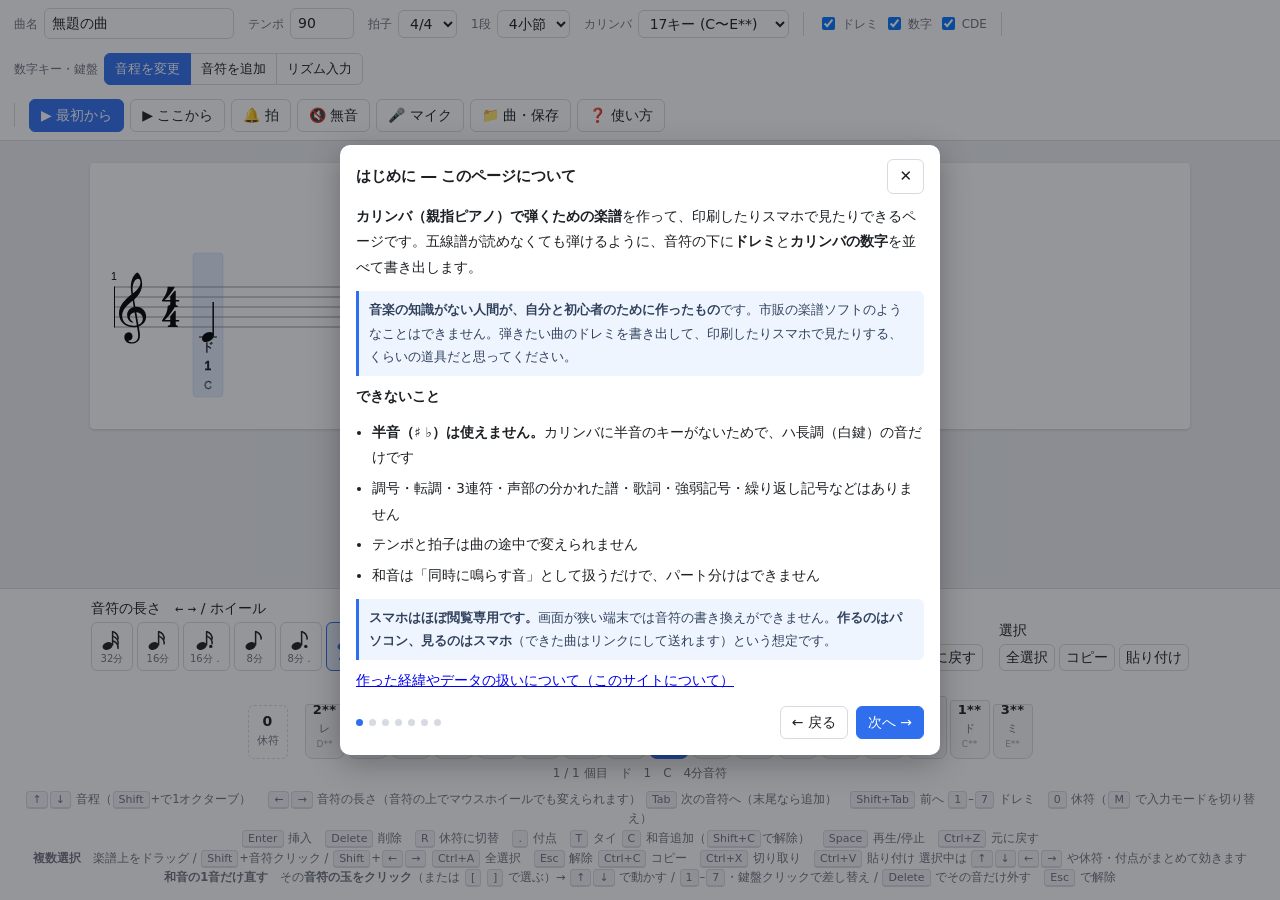
<file: index.html>
<!DOCTYPE html>
<html lang="ja">
<head>
<meta charset="utf-8">
<meta name="viewport" content="width=device-width, initial-scale=1">
<title>カリンバ楽譜メーカー</title>
<style>
  :root{
    --bg:#eceef2; --chrome:#ffffff; --ink:#1c2024; --muted:#6b7280;
    --line:#d7dae0; --accent:#2f6fed; --accent-soft:#e7efff;
    --tine:#f6f7f9; --tine-on:#2f6fed;
  }
  *{box-sizing:border-box}
  body{margin:0;background:var(--bg);color:var(--ink);
       font:14px/1.5 "Yu Gothic UI","Meiryo","Hiragino Kaku Gothic ProN",system-ui,sans-serif;
       height:100vh;display:flex;flex-direction:column;overflow:hidden}

  /* ---------- ツールバー ---------- */
  .bar{background:var(--chrome);border-bottom:1px solid var(--line);
       padding:8px 14px;display:flex;gap:14px;align-items:center;flex-wrap:wrap;flex:none}
  .bar .grp{display:flex;gap:6px;align-items:center}
  .bar .sep{width:1px;height:24px;background:var(--line)}
  label.f{font-size:12px;color:var(--muted);white-space:nowrap}
  input[type=text],input[type=number],select{
    font:inherit;padding:4px 7px;border:1px solid var(--line);border-radius:6px;background:#fff;color:inherit}
  input[type=text]{min-width:170px}
  input[type=number]{width:64px}
  button{font:inherit;padding:5px 11px;border:1px solid var(--line);border-radius:6px;
         background:#fff;color:inherit;cursor:pointer}
  button:hover{background:#f2f4f8}
  button.pri{background:var(--accent);border-color:var(--accent);color:#fff}
  button.pri:hover{filter:brightness(1.07)}
  .bar button.on{background:var(--accent-soft);border-color:var(--accent);color:var(--accent)}
  .chk{display:flex;gap:4px;align-items:center;font-size:12px;color:var(--muted);cursor:pointer;user-select:none}
  .seg{display:flex}
  .seg button{border-radius:0;margin-left:-1px;font-size:13px;padding:5px 10px}
  .seg button:first-child{border-radius:6px 0 0 6px;margin-left:0}
  .seg button:last-child{border-radius:0 6px 6px 0}
  .seg button.on{background:var(--accent);border-color:var(--accent);color:#fff;position:relative;z-index:1}
  .seg button.on:hover{background:var(--accent);filter:brightness(1.07)}
  .settings{display:flex;gap:14px;align-items:center;flex-wrap:wrap}
  .narrowOnly{display:none}
  #btnMenu{font-size:17px;line-height:1;padding:6px 11px}

  /* ---------- 楽譜 ---------- */
  /* align-items を既定の stretch のままにすると、白い紙の高さが表示領域の高さで
     止まってしまい、スクロールすると下が背景色になるので flex-start にする */
  #paper{flex:1;overflow:auto;padding:22px 18px 30px;display:flex;
         justify-content:center;align-items:flex-start}
  #pagecol{width:100%;max-width:1100px}
  #sheet{background:#fff;box-shadow:0 1px 3px rgba(0,0,0,.14);border-radius:4px;
         padding:18px 10px 10px;width:100%}
  .sitefoot{text-align:center;padding:12px 0 2px;font-size:12px}
  .sitefoot a{color:var(--muted)}
  .sitefoot a:hover{color:var(--accent)}
  #sheetTitle{text-align:center;font-size:19px;font-weight:600;margin:2px 0 2px}
  #sheetMeta{text-align:center;font-size:12px;color:var(--muted);margin-bottom:6px}
  #score svg{display:block;margin:0 auto;max-width:100%;height:auto}
  #score .hit{cursor:pointer}
  #empty{text-align:center;color:var(--muted);padding:40px 0}

  /* ---------- 入力パネル ---------- */
  .panel{background:var(--chrome);border-top:1px solid var(--line);padding:9px 14px 12px;flex:none}
  .prow{display:flex;gap:16px;align-items:flex-end;flex-wrap:wrap;justify-content:center}
  .durs{display:flex;gap:4px}
  .durs button{min-width:42px;padding:4px 6px 5px;text-align:center;line-height:1.15}
  .durs button svg{display:block;margin:0 auto}
  .durs button small{display:block;font-size:10px;color:var(--muted)}
  .durs button.on{background:var(--accent-soft);border-color:var(--accent);color:var(--accent)}
  .durs button.on small{color:var(--accent)}

  #tines{display:flex;gap:3px;align-items:flex-end;justify-content:center;flex-wrap:nowrap;
         overflow-x:auto;padding:4px 2px 0}
  #tines button{width:40px;padding:4px 0 6px;background:var(--tine);border:1px solid var(--line);
                border-radius:3px 3px 8px 8px;display:flex;flex-direction:column;justify-content:flex-end;
                gap:1px;align-items:center;flex:none}
  #tines button .num{font-size:13px;font-weight:600;letter-spacing:.02em}
  #tines button .sol{font-size:11px;color:var(--muted)}
  #tines button .let{font-size:9px;color:#9aa1ab}
  #tines button.on{background:var(--tine-on);border-color:var(--tine-on);color:#fff}
  #tines button.on .sol,#tines button.on .let{color:#dce7ff}
  #tines button.restkey{height:54px;margin-right:14px;background:#fff;
                        border-style:dashed;border-radius:6px;justify-content:center}
  #tines button.restkey .num{font-size:14px}

  /* ---------- マイク録音バー ---------- */
  .micbar{display:flex;gap:12px;align-items:center;flex:none;padding:7px 14px;
          background:#fff3f3;border-top:1px solid #f0c9c9;font-size:13px}
  .micbar[hidden]{display:none}
  .micbar .rec{width:10px;height:10px;border-radius:50%;background:#dc2b2b;flex:none;
               animation:blink 1.1s infinite}
  @keyframes blink{0%,45%{opacity:1}55%,100%{opacity:.2}}
  .micbar .meter{width:150px;height:9px;border-radius:5px;background:#e7d5d5;overflow:hidden;flex:none}
  .micbar .meter i{display:block;height:100%;width:0;background:#dc2b2b;transition:width .05s linear}
  .micbar .pitch{min-width:150px;font-weight:600;font-variant-numeric:tabular-nums}
  .micbar input[type=range]{width:110px}
  .micbar.err{background:#fff8e6;border-top-color:#eddfae}
  .micbar.err .rec{background:#c98a00;animation:none}

  /* ---------- 曲パネル ---------- */
  .modal{position:fixed;inset:0;background:rgba(20,24,30,.45);z-index:50;
         display:flex;align-items:center;justify-content:center;padding:16px}
  .modal[hidden]{display:none}
  .modal .box{background:#fff;border-radius:10px;padding:14px 16px 16px;width:min(560px,100%);
              max-height:86vh;overflow:auto;box-shadow:0 8px 32px rgba(0,0,0,.28)}
  .mhead{display:flex;justify-content:space-between;align-items:center;margin-bottom:10px;font-size:15px}
  .mrow{display:flex;gap:8px;align-items:center;margin-bottom:10px}
  .mrow.wrap{flex-wrap:wrap}
  .mrow input[type=text]{flex:1;min-width:0}
  .list{border:1px solid var(--line);border-radius:8px;max-height:36vh;overflow:auto;margin-bottom:10px}
  .list .row{display:flex;gap:8px;align-items:center;padding:6px 8px;border-bottom:1px solid #eef0f3}
  .list .row:last-child{border-bottom:0}
  .list .row .nm{flex:1;min-width:0;overflow:hidden;text-overflow:ellipsis;white-space:nowrap}
  .list .row .sub{font-size:11px;color:var(--muted);flex:none}
  .list .empty{padding:14px;text-align:center;color:var(--muted);font-size:12.5px}
  .note{font-size:11.5px;color:var(--muted);line-height:1.7;margin:0}

  /* ---------- チュートリアル ---------- */
  .box.tut{width:min(600px,100%)}
  .tutbody{font-size:13.5px;line-height:1.9;min-height:210px}
  .tutbody p{margin:0 0 10px}
  .tutbody ul{margin:0 0 10px;padding-left:1.2em}
  .tutbody li{margin-bottom:5px}
  .tutbody kbd{font:inherit;font-size:12px;background:#f1f3f7;border:1px solid var(--line);
               border-bottom-width:2px;border-radius:4px;padding:1px 6px;margin:0 1px;white-space:nowrap}
  .tutbody .fig{background:#f7f8fa;border:1px solid var(--line);border-radius:8px;
                padding:10px;margin:0 0 10px;text-align:center}
  .tutbody .tip{background:#eef5ff;border-left:3px solid var(--accent);
                padding:7px 10px;border-radius:0 6px 6px 0;font-size:12.5px;color:#31415c;
                margin-bottom:8px}
  .tutbody .tip:last-child{margin-bottom:0}
  .tutfoot{display:flex;justify-content:space-between;align-items:center;gap:10px;margin-top:12px}
  .dots{display:flex;gap:6px}
  .dots i{width:7px;height:7px;border-radius:50%;background:var(--line);display:block}
  .dots i.on{background:var(--accent)}

  .hint{font-size:11.5px;color:var(--muted);text-align:center;margin-top:8px;line-height:1.7}
  .hint kbd{font:inherit;font-size:11px;background:#f1f3f7;border:1px solid var(--line);
            border-bottom-width:2px;border-radius:4px;padding:1px 5px;margin:0 1px}
  .status{font-size:12px;color:var(--muted);text-align:center;margin-top:5px;min-height:18px}

  /* ---------- 画面が狭いとき（スマホ）は「見る」ことだけに絞る ----------
     下の入力パネルはまるごと消し、上のツールバーも再生と曲だけにする */
  @media (max-width:760px){
    .panel{display:none}
    .bar .editOnly{display:none}   /* .bar .grp より詳細度を上げる */
    .narrowOnly{display:inline-block}
    .bar{padding:6px 8px;gap:8px;justify-content:center;align-items:center}
    .bar > .sep{display:none}
    .bar .grp{gap:5px}
    .bar button{padding:7px 9px}
    .bar .lbl{display:none}
    .tutbody{font-size:13px;min-height:0}
    /* 設定はハンバーガーを押したときだけ、再生ボタンの下の行に開く */
    #btnMenu{order:0}
    .actions{order:1}
    .settings{order:2;width:100%;display:none;gap:10px 14px;
              padding-top:8px;margin-top:2px;border-top:1px solid var(--line)}
    body.menuopen .settings{display:flex}
    .settings .sep{display:none}
    .settings input[type=text]{min-width:0;flex:1}
    .settings .grp:first-child{width:100%}
    .chk{font-size:12px}
    #paper{padding:8px 4px 14px}
    #sheet{padding:8px 2px 4px;border-radius:0;box-shadow:none}
    #sheetTitle{font-size:16px}
    #sheetMeta{font-size:11px;margin-bottom:4px}
    #score .hit{cursor:default}
    .micbar{flex-wrap:wrap;gap:8px}
    .micbar .pitch{min-width:0}
    .modal{padding:0}
    .modal .box{border-radius:0;max-height:100vh;height:100%}
    .modal .box.tut{height:auto}
  }

  @media print{
    body{height:auto;overflow:visible;background:#fff;display:block}
    .bar,.panel{display:none!important}
    #paper{overflow:visible;padding:0;display:block}
    #sheet{box-shadow:none;max-width:none;padding:0}
    #score svg{width:100%!important;height:auto!important}
    #score .cursor,#score .seek{display:none}
    .sitefoot{display:none}
  }
  @page{size:A4 portrait;margin:12mm}
</style>
</head>
<body>

<div class="bar">
  <button id="btnMenu" class="narrowOnly" title="設定を開け閉めします" aria-label="設定">☰</button>

  <!-- ハンバーガーで開け閉めする設定群（広い画面では常に出ている） -->
  <div class="settings" id="barSettings">
    <div class="grp">
      <label class="f" for="title">曲名</label>
      <input type="text" id="title" value="無題の曲">
    </div>
    <div class="grp">
      <label class="f" for="tempo">テンポ</label>
      <input type="number" id="tempo" min="30" max="240" value="90">
    </div>
    <div class="grp">
      <label class="f" for="timesig">拍子</label>
      <select id="timesig">
        <option>4/4</option><option>3/4</option><option>2/4</option>
        <option>6/8</option><option>3/8</option>
      </select>
    </div>
    <div class="grp">
      <label class="f" for="perline">1段</label>
      <select id="perline" title="1段に並べる小節数">
        <option value="2">2小節</option><option value="3">3小節</option>
        <option value="4" selected>4小節</option><option value="5">5小節</option>
        <option value="6">6小節</option>
      </select>
    </div>
    <div class="grp">
      <label class="f" for="preset">カリンバ</label>
      <select id="preset"></select>
    </div>
    <div class="sep"></div>
    <div class="grp">
      <label class="chk"><input type="checkbox" id="sSol" checked>ドレミ</label>
      <label class="chk"><input type="checkbox" id="sNum" checked>数字</label>
      <label class="chk"><input type="checkbox" id="sLet" checked>CDE</label>
    </div>
    <div class="sep"></div>
    <div class="grp editOnly">
      <label class="f">数字キー・鍵盤</label>
      <div class="seg" id="modeSeg">
        <button id="modeEdit" title="M で切り替え">音程を変更</button>
        <button id="modeAdd" title="M で切り替え">音符を追加</button>
        <button id="modeTap" title="M で切り替え／押した間隔で長さが決まります">リズム入力</button>
      </div>
    </div>
  </div>

  <div class="sep"></div>
  <div class="grp actions">
    <button class="pri" id="btnPlayAll" title="Shift+Space">▶ 最初から</button>
    <button id="btnPlayHere" title="Space">▶ ここから</button>
    <button id="btnMetro" title="メトロノーム">🔔<span class="lbl"> 拍</span></button>
    <button id="btnSilent" title="音を出さずに譜面の進行だけ表示します（自分で弾くときの練習用）">🔇<span class="lbl"> 無音</span></button>
    <button id="btnMic" class="editOnly" title="マイクで弾いた音を楽譜にします">🎤 マイク</button>
    <button id="btnSongs" title="曲の保存・読み込み・共有">📁<span class="lbl"> 曲・保存</span></button>
    <button id="btnHelp" title="使い方を見る">❓<span class="lbl"> 使い方</span></button>
    <input type="file" id="file" accept=".json,application/json" hidden>
  </div>
</div>

<!-- 使い方チュートリアル -->
<div class="modal" id="tutorial" hidden>
  <div class="box tut">
    <div class="mhead">
      <b id="tutTitle"></b>
      <button id="tutClose" title="閉じる">✕</button>
    </div>
    <div id="tutBody" class="tutbody"></div>
    <div class="tutfoot">
      <div class="dots" id="tutDots"></div>
      <div class="mrow" style="margin:0">
        <button id="tutPrev">← 戻る</button>
        <button class="pri" id="tutNext">次へ →</button>
      </div>
    </div>
  </div>
</div>

<!-- 曲の保存・読み込み・共有 -->
<div class="modal" id="songs" hidden>
  <div class="box">
    <div class="mhead">
      <b>曲</b>
      <button id="songsClose">閉じる</button>
    </div>
    <div class="mrow">
      <input type="text" id="songName" placeholder="曲の名前">
      <button class="pri" id="songSave">この名前で保存</button>
    </div>
    <div id="songList" class="list"></div>
    <div class="mrow wrap">
      <button id="songNew">新規</button>
      <button id="songLink">🔗 リンクをコピー</button>
      <button id="songExport">JSONで書き出し</button>
      <button id="songImport">JSONを読み込む</button>
      <button id="btnPng">PNG</button>
      <button id="btnPrint">印刷</button>
    </div>
    <input type="text" id="songUrl" readonly hidden
           style="width:100%;margin-bottom:10px;font-size:12px">
    <p class="note" id="songNote">
      保存先は<b>この端末のこのブラウザの中</b>です。別の端末（スマホなど）へ移すときは
      「🔗 リンクをコピー」で出たURLを送ってください。そのURLを開くと曲がそのまま開きます。
    </p>
  </div>
</div>

<div id="paper">
  <div id="pagecol">
    <div id="sheet">
      <div id="sheetTitle"></div>
      <div id="sheetMeta"></div>
      <div id="score"></div>
    </div>
    <div class="sitefoot">
      <a href="about.html">このサイトについて</a>
    </div>
  </div>
</div>

<div class="micbar" id="micbar" hidden>
  <span class="rec"></span>
  <span id="micState">マイクを準備中…</span>
  <div class="meter"><i id="micLevel"></i></div>
  <label class="f" for="micSens">感度</label>
  <input type="range" id="micSens" min="3" max="60" value="12">
  <span class="pitch" id="micPitch">—</span>
  <button id="micStop">■ 停止</button>
</div>

<div class="panel">
  <div class="prow">
    <div>
      <div class="f" style="margin-bottom:3px">音符の長さ　<kbd>←</kbd> <kbd>→</kbd> / ホイール</div>
      <div class="durs" id="durs"></div>
    </div>
    <div>
      <div class="f" style="margin-bottom:3px">編集</div>
      <div class="durs">
        <button id="btnRest" title="R">休符</button>
        <button id="btnDot" title=".">付点</button>
        <button id="btnTie" title="T">タイ</button>
        <button id="btnChord" title="C">和音+</button>
        <button id="btnChordDel" title="Shift+C／選んだ音を外す">和音−</button>
        <button id="btnIns" title="Enter">挿入</button>
        <button id="btnDel" title="Delete">削除</button>
        <button id="btnUndo" title="Ctrl+Z">元に戻す</button>
      </div>
    </div>
    <div>
      <div class="f" style="margin-bottom:3px">選択</div>
      <div class="durs">
        <button id="btnAll" title="Ctrl+A">全選択</button>
        <button id="btnCopy" title="Ctrl+C">コピー</button>
        <button id="btnPaste" title="Ctrl+V">貼り付け</button>
      </div>
    </div>
  </div>
  <div id="tines"></div>
  <div class="status" id="status"></div>
  <div class="hint">
    <kbd>↑</kbd><kbd>↓</kbd> 音程（<kbd>Shift</kbd>+で1オクターブ）　
    <kbd>←</kbd><kbd>→</kbd> 音符の長さ（音符の上でマウスホイールでも変えられます）
    <kbd>Tab</kbd> 次の音符へ（末尾なら追加）　<kbd>Shift+Tab</kbd> 前へ
    <kbd>1</kbd>–<kbd>7</kbd> ドレミ　<kbd>0</kbd> 休符（<kbd>M</kbd> で入力モードを切り替え）<br>
    <kbd>Enter</kbd> 挿入　<kbd>Delete</kbd> 削除　<kbd>R</kbd> 休符に切替　<kbd>.</kbd> 付点　<kbd>T</kbd> タイ
    <kbd>C</kbd> 和音追加（<kbd>Shift+C</kbd>で解除）　<kbd>Space</kbd> 再生/停止　<kbd>Ctrl+Z</kbd> 元に戻す<br>
    <b>複数選択</b>　楽譜上をドラッグ / <kbd>Shift</kbd>+音符クリック / <kbd>Shift</kbd>+<kbd>←</kbd><kbd>→</kbd>
    <kbd>Ctrl+A</kbd> 全選択　<kbd>Esc</kbd> 解除
    <kbd>Ctrl+C</kbd> コピー　<kbd>Ctrl+X</kbd> 切り取り　<kbd>Ctrl+V</kbd> 貼り付け
    選択中は <kbd>↑</kbd><kbd>↓</kbd><kbd>←</kbd><kbd>→</kbd> や休符・付点がまとめて効きます<br>
    <b>和音の1音だけ直す</b>　その<b>音符の玉をクリック</b>（または <kbd>[</kbd> <kbd>]</kbd> で選ぶ）→
    <kbd>↑</kbd><kbd>↓</kbd> で動かす / <kbd>1</kbd>–<kbd>7</kbd>・鍵盤クリックで差し替え /
    <kbd>Delete</kbd> でその音だけ外す　<kbd>Esc</kbd> で解除
  </div>
</div>

<script src="./vendor/vexflow-bravura.js"></script>
<script src="./app.js"></script>
</body>
</html>
</file>
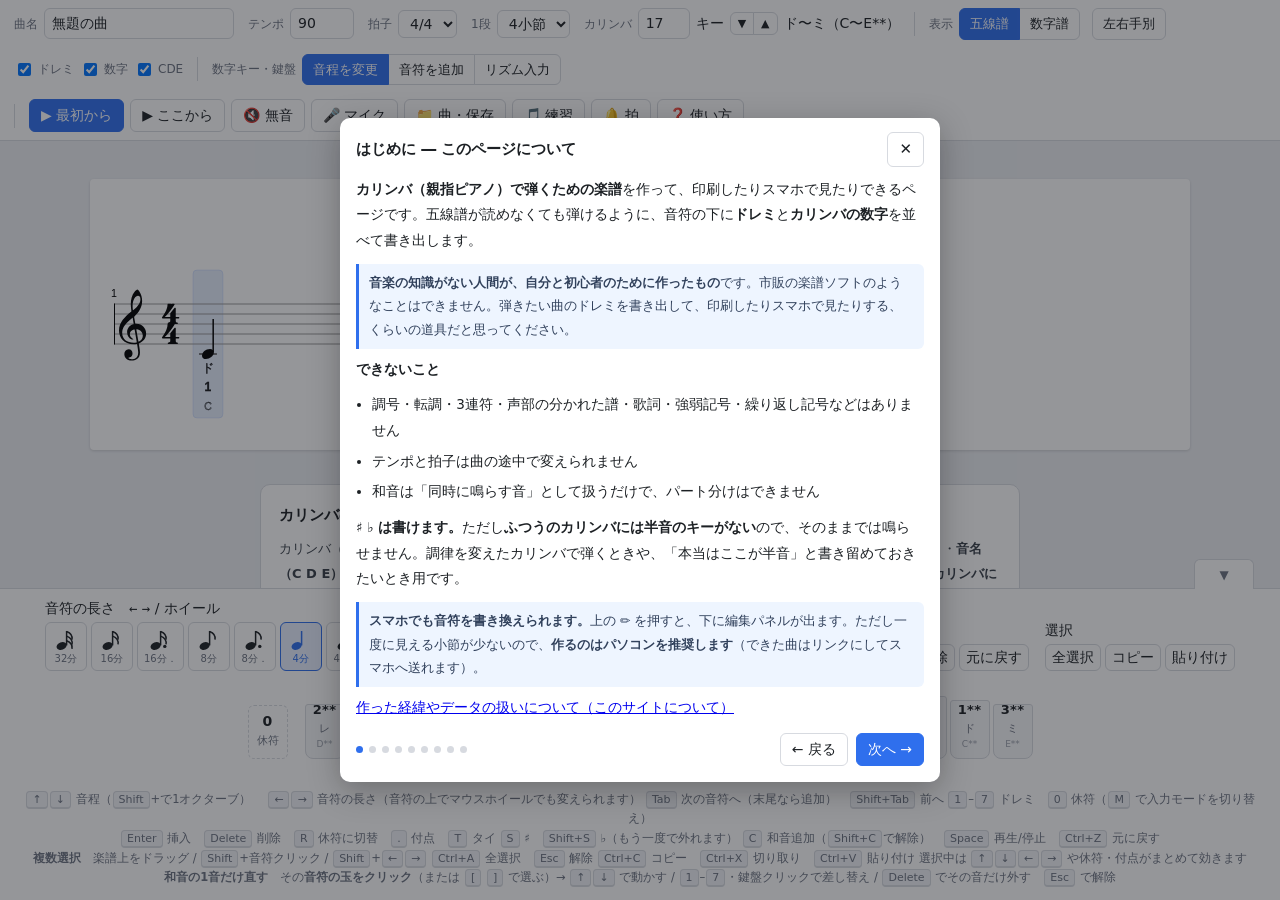
<file: public/index.html>
<!DOCTYPE html>
<html lang="ja">
<head>
<meta charset="utf-8">
<meta name="viewport" content="width=device-width, initial-scale=1">
<title>カリンバ楽譜メーカー｜初心者でもドレミ・数字譜つきの楽譜を無料で作成</title>
<meta name="description" content="カリンバ（親指ピアノ）の楽譜を無料で作成できるページです。音符の下にドレミ・数字譜（1 2 3）・音名（C D E）を並べるので、楽譜が読めない初心者でも弾けます。17キー・21キー対応。印刷・リンク共有・ノーツが降ってくる音ゲー形式の画面つき。">
<!-- /practice や存在しないパスでも同じ HTML が返るので、正規の URL は「/」だと伝える。
     相対指定にしておけば、ドメインが変わってもそのまま使えます -->
<link rel="canonical" href="/">
<link rel="icon" href="/favicon.ico" sizes="any">
<link rel="apple-touch-icon" href="/apple-touch-icon.png">
<link rel="manifest" href="/site.webmanifest">
<meta name="theme-color" content="#2f6fed">
<meta property="og:type" content="website">
<meta property="og:site_name" content="カリンバ楽譜メーカー">
<meta property="og:locale" content="ja_JP">
<meta property="og:url" content="https://kalimba-score.hinauzer.workers.dev/">
<meta property="og:title" content="カリンバ楽譜メーカー｜初心者でもドレミ・数字譜つきの楽譜を無料で作成">
<meta property="og:description" content="カリンバ（親指ピアノ）の楽譜を無料で作成できるページです。音符の下にドレミ・数字譜（1 2 3）・音名（C D E）を並べるので、楽譜が読めない初心者でも弾けます。17キー・21キー対応。印刷・リンク共有・ノーツが降ってくる音ゲー形式の画面つき。">
<meta property="og:image" content="https://kalimba-score.hinauzer.workers.dev/og.png">
<meta property="og:image:width" content="1200">
<meta property="og:image:height" content="630">
<meta property="og:image:alt" content="カリンバ楽譜メーカー。音符の下にドレミ・数字譜・音名が並んだ楽譜の見本">
<meta name="twitter:card" content="summary_large_image">
<script type="application/ld+json">
{
  "@context": "https://schema.org",
  "@type": "WebApplication",
  "name": "カリンバ楽譜メーカー",
  "applicationCategory": "MultimediaApplication",
  "operatingSystem": "Web",
  "inLanguage": "ja",
  "url": "https://kalimba-score.hinauzer.workers.dev/",
  "isAccessibleForFree": true,
  "description": "カリンバ（親指ピアノ）の楽譜を無料で作成できるページです。音符の下にドレミ・数字譜（1 2 3）・音名（C D E）を並べるので、楽譜が読めない初心者でも弾けます。17キー・21キー対応。印刷・リンク共有・ノーツが降ってくる音ゲー形式の画面つき。",
  "offers": { "@type": "Offer", "price": "0", "priceCurrency": "JPY" }
}
</script>
<style>
  :root{
    --bg:#eceef2; --chrome:#ffffff; --ink:#1c2024; --muted:#6b7280;
    --line:#d7dae0; --accent:#2f6fed; --accent-soft:#e7efff;
    --tine:#f6f7f9; --tine-on:#2f6fed;
  }
  *{box-sizing:border-box}
  body{margin:0;background:var(--bg);color:var(--ink);
       font:14px/1.5 "Yu Gothic UI","Meiryo","Hiragino Kaku Gothic ProN",system-ui,sans-serif;
       height:100vh;display:flex;flex-direction:column;overflow:hidden}

  /* ---------- ツールバー ---------- */
  .bar{background:var(--chrome);border-bottom:1px solid var(--line);
       padding:8px 14px;display:flex;gap:14px;align-items:center;flex-wrap:wrap;flex:none}
  .bar .grp{display:flex;gap:6px;align-items:center}
  .bar .sep{width:1px;height:24px;background:var(--line)}
  label.f{font-size:12px;color:var(--muted);white-space:nowrap}
  input[type=text],input[type=password],input[type=number],select{
    font:inherit;padding:4px 7px;border:1px solid var(--line);border-radius:6px;background:#fff;color:inherit}
  input[type=text]{min-width:170px}
  input[type=number]{width:64px}
  button{font:inherit;padding:5px 11px;border:1px solid var(--line);border-radius:6px;
         background:#fff;color:inherit;cursor:pointer}
  button:hover{background:#f2f4f8}
  button.pri{background:var(--accent);border-color:var(--accent);color:#fff}
  button.pri:hover{filter:brightness(1.07)}
  .bar button.on{background:var(--accent-soft);border-color:var(--accent);color:var(--accent)}
  .chk{display:flex;gap:4px;align-items:center;font-size:12px;color:var(--muted);cursor:pointer;user-select:none}
  .seg{display:flex}
  .seg button{border-radius:0;margin-left:-1px;font-size:13px;padding:5px 10px}
  .seg button:first-child{border-radius:6px 0 0 6px;margin-left:0}
  .seg button:last-child{border-radius:0 6px 6px 0}
  .seg button.on{background:var(--accent);border-color:var(--accent);color:#fff;position:relative;z-index:1}
  .tgl{font-size:13px;padding:5px 10px;margin-left:6px}
  .tgl.on{background:var(--accent);border-color:var(--accent);color:#fff}
  .tgl.on:hover{background:var(--accent);filter:brightness(1.07)}
  .seg button.on:hover{background:var(--accent);filter:brightness(1.07)}
  .settings{display:flex;gap:14px;align-items:center;flex-wrap:wrap}
  .narrowOnly{display:none}
  .wideOnly{display:inline}
  #btnMenu{font-size:17px;line-height:1;padding:6px 11px}
  /* カリンバのキー数と音域。プリセットから選ぶのではなく自由に決められる */
  #keyCount{width:52px}
  .keysgrp .seg button{padding:4px 7px;font-size:11px;line-height:1.2}
  .keyrange{white-space:nowrap;min-width:116px}

  /* ---------- 楽譜 ---------- */
  /* align-items を既定の stretch のままにすると、白い紙の高さが表示領域の高さで
     止まってしまい、スクロールすると下が背景色になるので flex-start にする */
  #paper{flex:1;overflow:auto;padding:22px 18px 30px;display:flex;
         justify-content:center;align-items:flex-start}
  #pagecol{width:100%;max-width:1100px}
  #sheet{background:#fff;box-shadow:0 1px 3px rgba(0,0,0,.14);border-radius:4px;
         padding:18px 10px 10px;width:100%}
  /* 広告枠。タグを貼るまでは高さ 0 で、レイアウトに影響しない */
  .adbox{text-align:center;overflow:hidden}
  .adbox:not(:empty){margin:16px 0}
  /* 広告側は、外側の div の中で中身が左端(x=0)にある前提で拡大率を決めている。
     上の text-align:center が継承されると中身が中央へずれ、
     そこから拡大されるぶん右がはみ出して切れる。中だけ左寄せに戻しておく。
     外側の div 自体は、これまでどおり中央に置かれる */
  .adbox > div{text-align:left}
  #ad:not(:empty){margin:0 0 16px}      /* 楽譜の上の枠は、上の余白はいらない */
  /* 楽譜の下に置く、このページの説明。
     検索から来た人と、検索エンジンの両方に向けた本文です。
     スクロールしないと見えない位置なので、編集の邪魔にはなりません */
  .siteinfo{max-width:760px;margin:18px auto 0;padding:16px 18px;
            background:var(--chrome);border:1px solid var(--line);border-radius:10px;
            font-size:13px;line-height:1.9;color:#39404a}
  .siteinfo h1{font-size:15px;margin:0 0 8px;color:var(--ink)}
  .siteinfo h2{font-size:13.5px;margin:18px 0 7px;color:var(--ink);
               padding-top:13px;border-top:1px solid var(--line)}
  .siteinfo .guides{margin:0;padding-left:1.2em}
  .siteinfo .guides li{margin-bottom:5px}
  .siteinfo p{margin:0 0 8px}
  .siteinfo p:last-child{margin-bottom:0}
  .siteinfo a{color:var(--accent)}
  .sitefoot{text-align:center;padding:12px 0 2px;font-size:12px}
  .sitefoot a{color:var(--muted)}
  .sitefoot a:hover{color:var(--accent)}
  #sheetTitle{text-align:center;font-size:19px;font-weight:600;margin:2px 0 2px}
  #sheetMeta{text-align:center;font-size:12px;color:var(--muted);margin-bottom:6px}
  #score svg{display:block;margin:0 auto;max-width:100%;height:auto}
  #score .hit{cursor:pointer}
  #empty{text-align:center;color:var(--muted);padding:40px 0}

  /* ---------- 入力パネル ---------- */
  .panel{background:var(--chrome);border-top:1px solid var(--line);padding:9px 14px 12px;
         flex:none;position:relative}
  .prow{display:flex;gap:16px;align-items:flex-end;flex-wrap:wrap;justify-content:center}
  .durs{display:flex;gap:4px}
  .durs button{min-width:42px;padding:4px 6px 5px;text-align:center;line-height:1.15}
  .durs button svg{display:block;margin:0 auto}
  .durs button small{display:block;font-size:10px;color:var(--muted)}
  .durs button.on{background:var(--accent-soft);border-color:var(--accent);color:var(--accent)}
  .durs button.on small{color:var(--accent)}

  #tines{display:flex;gap:3px;align-items:flex-end;justify-content:center;flex-wrap:nowrap;
         overflow-x:auto;padding:4px 2px 0}
  #tines button{width:40px;padding:4px 0 6px;background:var(--tine);border:1px solid var(--line);
                border-radius:3px 3px 8px 8px;display:flex;flex-direction:column;justify-content:flex-end;
                gap:1px;align-items:center;flex:none}
  #tines button .num{font-size:13px;font-weight:600;letter-spacing:.02em}
  #tines button .sol{font-size:11px;color:var(--muted)}
  #tines button .let{font-size:9px;color:#9aa1ab}
  #tines button.on{background:var(--tine-on);border-color:var(--tine-on);color:#fff}
  #tines button.on .sol,#tines button.on .let{color:#dce7ff}
  #tines button.restkey{height:54px;margin-right:14px;background:#fff;
                        border-style:dashed;border-radius:6px;justify-content:center}
  #tines button.restkey .num{font-size:14px}

  /* ---------- マイク録音バー ---------- */
  .micbar{display:flex;gap:12px;align-items:center;flex:none;padding:7px 14px;
          background:#fff3f3;border-top:1px solid #f0c9c9;font-size:13px}
  .micbar[hidden]{display:none}
  .micbar .rec{width:10px;height:10px;border-radius:50%;background:#dc2b2b;flex:none;
               animation:blink 1.1s infinite}
  @keyframes blink{0%,45%{opacity:1}55%,100%{opacity:.2}}
  .micbar .meter{width:150px;height:9px;border-radius:5px;background:#e7d5d5;overflow:hidden;flex:none}
  .micbar .meter i{display:block;height:100%;width:0;background:#dc2b2b;transition:width .05s linear}
  .micbar .pitch{min-width:150px;font-weight:600;font-variant-numeric:tabular-nums}
  .micbar input[type=range]{width:110px}
  .micbar.err{background:#fff8e6;border-top-color:#eddfae}
  .micbar.err .rec{background:#c98a00;animation:none}

  /* ---------- 曲パネル ---------- */
  .modal{position:fixed;inset:0;background:rgba(20,24,30,.45);z-index:50;
         display:flex;align-items:center;justify-content:center;padding:16px}
  .modal[hidden]{display:none}
  .modal .box{background:#fff;border-radius:10px;padding:14px 16px 16px;width:min(560px,100%);
              max-height:86vh;overflow:auto;box-shadow:0 8px 32px rgba(0,0,0,.28)}
  .mhead{display:flex;justify-content:space-between;align-items:center;margin-bottom:10px;font-size:15px}
  .mrow{display:flex;gap:8px;align-items:center;margin-bottom:10px}
  .mrow.wrap{flex-wrap:wrap}
  /* display:flex が hidden 属性に勝ってしまうので、打ち消しておく */
  .mrow[hidden]{display:none}
  .mrow input[type=text],.mrow input[type=password]{flex:1;min-width:0}
  .list{border:1px solid var(--line);border-radius:8px;max-height:36vh;overflow:auto;margin-bottom:10px}
  .list .row{display:flex;gap:8px;align-items:center;padding:6px 8px;border-bottom:1px solid #eef0f3}
  .list .row:last-child{border-bottom:0}
  .list .row .nm{flex:1;min-width:0;overflow:hidden;text-overflow:ellipsis;white-space:nowrap}
  .list .row .sub{font-size:11px;color:var(--muted);flex:none}
  .list .empty{padding:14px;text-align:center;color:var(--muted);font-size:12.5px}
  /* 曲リストのフォルダ分けと並び替え */
  .list .fhead{display:flex;gap:6px;align-items:center;padding:5px 8px;
               background:#f4f6f9;border-bottom:1px solid #e4e8ee;
               font-size:12.5px;font-weight:600}
  .list .fhead .nm{flex:1;min-width:0;overflow:hidden;text-overflow:ellipsis;white-space:nowrap}
  .list .fhead .cnt{font-size:11px;color:var(--muted);font-weight:400;flex:none}
  .list .fhead.over{background:var(--accent-soft)}
  .list .grip{flex:none;width:16px;text-align:center;color:#b6bcc6;
              cursor:grab;user-select:none;-webkit-user-select:none}
  .list button.mini{flex:none;padding:2px 6px;font-size:11px;line-height:1.4}
  /* 上下ボタンは横に並べると幅を取るので、縦に積む。大きさは他のボタンと同じ */
  .list .udcol{flex:none;display:flex;flex-direction:column;gap:2px}
  .list button.ud{padding:1px 7px;font-size:11px;line-height:1.5}
  .sortbar{display:flex;gap:6px;align-items:center;margin-bottom:6px;flex-wrap:wrap}
  .sortbar button.mini{padding:2px 8px;font-size:11.5px;line-height:1.5}
  .sortbar button.on{background:var(--accent-soft);border-color:var(--accent);color:var(--accent)}
  .sortbar .hint{font-size:11px}
  .list .row.drag{opacity:.4}
  /* ドラッグ中、どこに入るかを行の上辺／下辺の線で示す */
  .list .row.dropb{box-shadow:inset 0 2px 0 var(--accent)}
  .list .row.dropa{box-shadow:inset 0 -2px 0 var(--accent)}
  .flbl{font-size:12px;color:var(--muted);flex:none}
  .note{font-size:11.5px;color:var(--muted);line-height:1.7;margin:0}
  /* 曲パネルの中の区切り（この端末 / クラウド） */
  .sect{border-top:1px solid var(--line);margin-top:2px;padding-top:12px}
  .secthead{display:flex;justify-content:space-between;align-items:center;gap:8px;
            margin-bottom:8px;font-size:13.5px}
  .secthead .who{font-size:12px;color:var(--muted);text-align:right;min-width:0;
                 overflow:hidden;text-overflow:ellipsis;white-space:nowrap}
  #songList{max-height:42vh}
  #cloudList{max-height:34vh}
  .msg{font-size:12px;margin:0 0 8px}
  .msg.err{color:#b3261e}
  .msg.ok{color:#146c2e}
  /* 文章の中に置く、目立たせないボタン */
  .linky{background:none;border:0;padding:0;font:inherit;color:#b3261e;
         text-decoration:underline;cursor:pointer}
  .linky:hover{background:none;color:#8c1d18}
  .linky:disabled{color:var(--muted);cursor:default}

  /* ---------- ノーツ練習画面 ---------- */
  .fall{position:fixed;inset:0;z-index:60;background:#0f1420;display:flex;flex-direction:column}
  .fall[hidden]{display:none}
  .fallbar{display:flex;gap:8px;align-items:center;flex-wrap:wrap;flex:none;
           padding:8px 12px;background:#18203050;border-bottom:1px solid #2b3446;
           font-size:15px}
  .fallbar button{background:#1d2637;border-color:#33405a;color:#dfe6f2;
                  font-size:15px;padding:7px 13px}
  .fallbar button:hover{background:#26324a}
  .fallbar button.pri{background:var(--accent);border-color:var(--accent);color:#fff}
  .fallbar button.on{background:#2a3c5e;border-color:var(--accent);color:#9ec3ff}
  .fallbar .f{color:#8d9bb3;font-size:14px}
  .fallbar input[type=number]{width:68px;background:#1d2637;border-color:#33405a;
                              color:#dfe6f2;font-size:15px}
  .fallbar input[type=range]{width:110px}
  /* 練習画面を開いたときに一度だけ出す広告モーダル。
     ・広告の上には何も重ねない
     ・閉じるボタンは広告から離し、大きめにする（誤クリックを誘わないため）
     ・「閉じないと進めない」のは閉じるボタンであって、広告ではない */
  .admodal{position:fixed;inset:0;z-index:70;background:rgba(8,12,20,.78);
           display:flex;align-items:center;justify-content:center;padding:16px}
  .admodal[hidden]{display:none}
  .admodal .box{background:#151c2b;border:1px solid #2b3446;border-radius:10px;
                padding:16px;max-width:100%;display:flex;flex-direction:column;align-items:center}
  .admodal .cap{color:#7d8ba3;font-size:11px;margin:0 0 8px;align-self:flex-start}
  .admodal .slot{overflow:hidden}
  .admodal .slot iframe{border:0;display:block}
  .admodal .foot{margin-top:24px}         /* 広告と閉じるボタンの間隔 */
  .admodal .foot button{min-width:220px;min-height:46px;font-size:15px;
                        background:var(--accent);border-color:var(--accent);color:#fff}
  .admodal .foot button:hover{filter:brightness(1.07)}
  /* 上下ドラッグで再生位置を動かせるので、ブラウザのスクロールは切っておく */
  #fallCanvas{flex:1;width:100%;display:block;min-height:0;touch-action:none;cursor:grab}
  #fallCanvas.drag{cursor:grabbing}
  .fallhint{color:#6d7b93}
  @media (max-width:760px){.fallhint{display:none}}

  /* ---------- チュートリアル ---------- */
  .box.tut{width:min(600px,100%)}
  .tutbody{font-size:13.5px;line-height:1.9;min-height:210px}
  .tutbody p{margin:0 0 10px}
  .tutbody ul{margin:0 0 10px;padding-left:1.2em}
  .tutbody li{margin-bottom:5px}
  .tutbody kbd{font:inherit;font-size:12px;background:#f1f3f7;border:1px solid var(--line);
               border-bottom-width:2px;border-radius:4px;padding:1px 6px;margin:0 1px;white-space:nowrap}
  .tutbody .fig{background:#f7f8fa;border:1px solid var(--line);border-radius:8px;
                padding:10px;margin:0 0 10px;text-align:center}
  /* 動きの説明に使う GIF。表示するページに来たときだけ読み込まれる */
  .tutbody .fig img{display:block;margin:0 auto;max-width:100%;height:auto;border-radius:5px}
  .tutbody .cap{margin:6px 0 0;font-size:11.5px;color:var(--muted)}
  .tutbody .tip{background:#eef5ff;border-left:3px solid var(--accent);
                padding:7px 10px;border-radius:0 6px 6px 0;font-size:12.5px;color:#31415c;
                margin-bottom:8px}
  .tutbody .tip:last-child{margin-bottom:0}
  .tutfoot{display:flex;justify-content:space-between;align-items:center;gap:10px;margin-top:12px}
  .dots{display:flex;gap:6px}
  .dots i{width:7px;height:7px;border-radius:50%;background:var(--line);display:block}
  .dots i.on{background:var(--accent)}

  /* 下のパネルは ▼ ▲ で開け閉めできる。閉じると、そのぶん楽譜が広く見える。
     ボタンはパネルの外（上ぶち）にタブのように貼り付ける。
     パネルの中に置かないので、開いていてもパネルの高さは増えない */
  /* right は、縦スクロールバー（だいたい15px）に重ならないところまで寄せてある */
  .paneltoggle{position:absolute;right:26px;bottom:100%;width:60px;height:30px;
               padding:0;background:var(--chrome);
               border:1px solid var(--line);border-bottom:0;border-radius:6px 6px 0 0;
               font-size:12px;line-height:28px;color:var(--muted);cursor:pointer}
  .paneltoggle:hover{background:#e9edf4;color:var(--accent)}
  .panelbody[hidden]{display:none}
  .panel.closed{padding:0;min-height:0}

  /* ---------- スマホ用の編集パネル ----------
     17〜21キーの鍵盤は画面幅に入らないので、ドレミ7つ＋オクターブ切替にしている。
     パソコンでは使わないので、狭い画面のときだけ出す（下の @media で display を戻す） */
  .mpanel{display:none}
  .msheet{display:none}
  .mpanel[hidden],.msheet[hidden]{display:none!important}
  .hint{font-size:11.5px;color:var(--muted);text-align:center;margin-top:8px;line-height:1.7}
  .hint kbd{font:inherit;font-size:11px;background:#f1f3f7;border:1px solid var(--line);
            border-bottom-width:2px;border-radius:4px;padding:1px 5px;margin:0 1px}
  .status{font-size:12px;color:var(--muted);text-align:center;margin-top:5px;min-height:18px}

  /* ---------- 画面が狭いとき（スマホ）は「見る」ことだけに絞る ----------
     下の入力パネルはまるごと消し、上のツールバーも再生と曲だけにする */
  @media (max-width:760px){
    .panel{display:none}
    .bar .editOnly{display:none}   /* .bar .grp より詳細度を上げる */
    .narrowOnly{display:inline-block}
    .bar{padding:6px 8px;gap:8px;justify-content:center;align-items:center}
    .bar > .sep{display:none}
    .bar .grp{gap:5px}
    .bar button{padding:7px 9px}
    .bar .lbl{display:none}
    .wideOnly{display:none}
    .bar button.on{background:var(--accent);border-color:var(--accent);color:#fff}
    .tutbody{font-size:13px;min-height:0}
    /* 設定はハンバーガーを押したときだけ、再生ボタンの下の行に開く */
    #btnMenu{order:0}
    .actions{order:1}
    .settings{order:2;width:100%;display:none;gap:10px 14px;
              padding-top:8px;margin-top:2px;border-top:1px solid var(--line)}
    body.menuopen .settings{display:flex}
    .settings .sep{display:none}
    .settings input[type=text]{min-width:0;flex:1}
    .settings .grp:first-child{width:100%}
    .chk{font-size:12px}
    /* 広告は 320px 幅で届く。左右に余白があると狭い端末で右が切れるので、
       #paper の横余白をゼロにして、楽譜や説明文の側に戻す */
    #paper{padding:8px 0 14px}
    #sheet{padding:8px 2px 4px;border-radius:0;box-shadow:none;width:auto;margin:0 4px}
    .siteinfo{margin-left:4px;margin-right:4px}
    .sitefoot{padding-left:4px;padding-right:4px}
    #sheetTitle{font-size:16px}
    #sheetMeta{font-size:11px;margin-bottom:4px}
    #score .hit{cursor:default}
    .micbar{flex-wrap:wrap;gap:8px}
    .micbar .pitch{min-width:0}
    .modal{padding:0}
    .modal .box{border-radius:0;max-height:100vh;height:100%}
    .modal .box.tut{height:auto}
    /* 狭い画面では曲名のぶんを稼ぐ。指では掴めないので ⠿ は隠し、▲▼ で動かしてもらう */
    .list .grip{display:none}
    .list .row{gap:5px;padding:6px 6px}
    .list .row .sub{font-size:10px}
    .list .fhead{gap:5px;padding:5px 6px}
    /* 広告モーダルも同じ理由で、横の余白は文字とボタンにだけ付ける */
    .admodal{padding:8px 0}
    .admodal .box{padding:14px 0;border-radius:0}
    .admodal .cap{padding:0 12px}
    .admodal .foot{padding:0 12px}

    /* ---------- スマホ用の編集パネル ---------- */
    .mpanel{display:block;background:var(--chrome);border-top:1px solid var(--line);
            padding:5px 6px calc(20px + env(safe-area-inset-bottom));flex:none;
            user-select:none;-webkit-user-select:none}
    .mstatus{font-size:11.5px;color:var(--muted);text-align:center;
             min-height:16px;line-height:16px;margin-bottom:4px;
             white-space:nowrap;overflow:hidden;text-overflow:ellipsis}
    .mrow{display:flex;gap:4px;align-items:stretch}
    .mtop{margin-bottom:5px}
    .mpanel button{font:inherit;background:#fff;border:1px solid var(--line);
                   border-radius:7px;color:var(--ink);padding:0;
                   -webkit-tap-highlight-color:transparent}
    .mpanel button:active{background:var(--accent-soft)}
    .mpanel button:disabled{opacity:.3}
    .mpanel button.on{background:var(--accent);border-color:var(--accent);color:#fff}

    .mseg{flex:none}
    .mseg button{width:46px;height:38px;font-size:13px}
    .mdur{flex:none;width:76px;height:38px;font-size:12px;display:flex;
          align-items:center;justify-content:center;gap:3px}
    .mdur svg{display:block}
    .moct{flex:1;display:flex;gap:3px}
    .moct button{flex:1;height:38px;font-size:11px;line-height:1.25}
    .moct button b{display:block;font-size:12px;font-weight:600}
    .moct button i{display:block;font-style:normal;font-size:10px;color:var(--muted)}
    .moct button.on i{color:#dce7ff}

    /* ドレミ7つ＋休符。親指で押せるよう高さを広めに取る */
    .mkeys{display:flex;gap:4px;margin-bottom:5px}
    .mkeys button{flex:1;height:52px;font-size:13px;line-height:1.2;min-width:0}
    .mkeys button b{display:block;font-size:14px;font-weight:600}
    .mkeys button i{display:block;font-style:normal;font-size:10px;color:var(--muted)}
    .mkeys button.on i{color:#dce7ff}
    .mkeys button.rest{background:#f6f7f9}

    .macts button{flex:1;height:36px;font-size:12px;min-width:0}

    /* 長さを選ぶシート */
    .msheet{display:block;position:fixed;inset:0;z-index:60;
            background:rgba(16,22,34,.45);align-items:flex-end}
    .msheet .box{position:absolute;left:0;right:0;bottom:0;background:var(--chrome);
                 border-radius:14px 14px 0 0;padding:12px 10px calc(12px + env(safe-area-inset-bottom))}
    .msheet .h{font-size:13px;color:var(--muted);text-align:center;margin-bottom:8px}
    .msheet .durs{display:grid;grid-template-columns:repeat(5,1fr);gap:6px}
    .msheet .durs button{height:54px}
    .msheet .close{display:block;width:100%;margin-top:10px;height:40px;
                   background:#fff;border:1px solid var(--line);border-radius:8px;font:inherit}
  }

  @media print{
    body{height:auto;overflow:visible;background:#fff;display:block}
    .bar,.panel{display:none!important}
    #paper{overflow:visible;padding:0;display:block}
    #sheet{box-shadow:none;max-width:none;padding:0}
    #score svg{width:100%!important;height:auto!important}
    #score .cursor,#score .seek{display:none}
    .sitefoot,.adbox,.admodal,.siteinfo{display:none}
  }
  @page{size:A4 portrait;margin:12mm}
</style>

<script>
/* 広告（忍者AD MAX）を枠に書き出す。
   タグが document.write を使うので、あとから JavaScript で差し込むことはできない。
   枠の位置でこの関数を呼び、その場でタグを読み込ませる。

   1つの枠につきタグは1つだけ選ぶ。複数貼って CSS で隠すと、
   見えない広告まで読み込まれてしまうため。

   スマホ用タグは、端末がスマホでないと中身が空で返ってくる。
   そのため画面の広さだけでなく、端末の種類も見て選んでいる。 */
function writeAdmaxTag(tags) {
  var sp   = /Android|iPhone|iPod|Mobile|Silk|Kindle/i.test(navigator.userAgent);
  var wide = window.matchMedia('(min-width: 820px)').matches;
  var tag  = sp ? tags.sp : (wide ? tags.pc : tags.pcNarrow);
  document.write('<scr' + 'ipt src="https://adm.shinobi.jp/s/' + tag + '"><' + '/scr' + 'ipt>');
}
</script>
</head>
<body>

<div class="bar">
  <button id="btnMenu" class="narrowOnly" title="設定を開け閉めします" aria-label="設定">☰</button>

  <!-- ハンバーガーで開け閉めする設定群（広い画面では常に出ている） -->
  <div class="settings" id="barSettings">
    <div class="grp">
      <label class="f" for="title">曲名</label>
      <input type="text" id="title" value="無題の曲">
    </div>
    <div class="grp">
      <label class="f" for="tempo">テンポ</label>
      <input type="number" id="tempo" min="30" max="240" value="90">
    </div>
    <div class="grp">
      <label class="f" for="timesig">拍子</label>
      <select id="timesig">
        <option>4/4</option><option>3/4</option><option>2/4</option>
        <option>6/8</option><option>3/8</option>
      </select>
    </div>
    <div class="grp">
      <label class="f" for="perline">1段</label>
      <select id="perline" title="1段に並べる小節数">
        <option value="2">2小節</option><option value="3">3小節</option>
        <option value="4" selected>4小節</option><option value="5">5小節</option>
        <option value="6">6小節</option>
      </select>
    </div>
    <div class="grp keysgrp">
      <label class="f" for="keyCount">カリンバ</label>
      <input type="number" id="keyCount" min="5" max="34" title="キーの数">
      <span class="f">キー</span>
      <div class="seg">
        <button id="baseDown" title="いちばん低い音を1つ下げる" aria-label="いちばん低い音を下げる">▼</button>
        <button id="baseUp" title="いちばん低い音を1つ上げる" aria-label="いちばん低い音を上げる">▲</button>
      </div>
      <span class="f keyrange" id="keyRange"></span>
    </div>
    <div class="sep"></div>
    <div class="grp">
      <label class="f">表示</label>
      <div class="seg" id="viewSeg">
        <button id="viewStaff" title="ふつうの五線譜で表示します">五線譜</button>
        <button id="viewNum" title="カリンバの数字だけを並べた、かんたんな楽譜にします">数字譜</button>
      </div>
      <button id="viewHands" class="tgl"
              title="右の親指で弾く音を上、左の親指で弾く音を下に分けて書きます（試作）。五線譜・数字譜のどちらにも使えます">左右手別</button>
    </div>
    <div class="grp">
      <label class="chk"><input type="checkbox" id="sSol" checked>ドレミ</label>
      <label class="chk" id="sNumLabel"><input type="checkbox" id="sNum" checked>数字</label>
      <label class="chk"><input type="checkbox" id="sLet" checked>CDE</label>
    </div>
    <div class="sep"></div>
    <div class="grp editOnly">
      <label class="f">数字キー・鍵盤</label>
      <div class="seg" id="modeSeg">
        <button id="modeEdit" title="M で切り替え">音程を変更</button>
        <button id="modeAdd" title="M で切り替え">音符を追加</button>
        <button id="modeTap" title="M で切り替え／押した間隔で長さが決まります">リズム入力</button>
      </div>
    </div>
  </div>

  <div class="sep"></div>
  <div class="grp actions">
    <button class="pri" id="btnPlayAll" title="Shift+Space"><span class="wideOnly">▶ 最初から</span><span class="narrowOnly">⏮</span></button>
    <button id="btnPlayHere" title="Space"><span class="wideOnly">▶ ここから</span><span class="narrowOnly">▶</span></button>
    <button id="btnSilent" title="音を出さずに譜面の進行だけ表示します（自分で弾くときの練習用）">🔇<span class="lbl"> 無音</span></button>
    <button id="btnEdit" class="narrowOnly" title="スマホで音符を書き換えるパネルを出します">✏️</button>
    <button id="btnMic" class="editOnly" title="マイクで弾いた音を楽譜にします">🎤 マイク</button>
    <button id="btnSongs" title="曲の保存・読み込み・共有">📁<span class="lbl"> 曲・保存</span></button>
    <button id="btnFall" title="楽譜どおりにノーツが降ってくる練習画面">🎵<span class="lbl"> 練習</span></button>
    <button id="btnMetro" title="メトロノーム">🔔<span class="lbl"> 拍</span></button>
    <button id="btnHelp" title="使い方を見る">❓<span class="lbl"> 使い方</span></button>
    <input type="file" id="file" accept=".json,application/json" hidden>
  </div>
</div>

<!-- ノーツ練習画面 -->
<div class="fall" id="fall" hidden>
  <div class="fallbar">
    <button id="fallClose">✕<span class="lbl"> 閉じる</span></button>
    <button class="pri" id="fallPlay">▶ 開始</button>
    <button id="fallStop" title="最初に戻す">■</button>
    <label class="f" for="fallTempo">テンポ</label>
    <input type="number" id="fallTempo" min="30" max="240">
    <label class="f" for="fallSpeed">速さ</label>
    <input type="range" id="fallSpeed" min="1" max="10" step="1">
    <button id="fallMetro" title="メトロノーム">🔔</button>
    <button id="fallSilent" title="音を出さない">🔇</button>
    <span class="f" id="fallInfo"></span>
    <span class="f fallhint">画面を上下にドラッグすると再生位置を動かせます</span>
  </div>
    <canvas id="fallCanvas" title="上下にドラッグすると再生位置が動きます"></canvas>
</div>

<!-- 練習画面を開いたときに一度だけ出す広告モーダル。
     中身は app.js の showAdModal() が ad-frame.html を iframe で読み込みます。
     練習画面を開かない人には広告を読み込みません。 -->
<div class="admodal" id="adModal" hidden>
  <div class="box">
    <p class="cap">広告</p>
    <div class="slot" id="adModalSlot"></div>
    <div class="foot">
      <button id="adModalClose">✕ 閉じて練習をはじめる</button>
    </div>
  </div>
</div>

<!-- 使い方チュートリアル -->
<div class="modal" id="tutorial" hidden>
  <div class="box tut">
    <div class="mhead">
      <b id="tutTitle"></b>
      <button id="tutClose" title="閉じる">✕</button>
    </div>
    <div id="tutBody" class="tutbody"></div>
    <div class="tutfoot">
      <div class="dots" id="tutDots"></div>
      <div class="mrow" style="margin:0">
        <button id="tutPrev">← 戻る</button>
        <button class="pri" id="tutNext">次へ →</button>
      </div>
    </div>
  </div>
</div>

<!-- 曲の保存・読み込み・共有 -->
<div class="modal" id="songs" hidden>
  <div class="box">
    <div class="mhead">
      <b>曲</b>
      <button id="songsClose">閉じる</button>
    </div>
    <div class="mrow">
      <input type="text" id="songName" placeholder="曲の名前">
      <button class="pri" id="songSave">この名前で保存</button>
    </div>
    <div class="mrow wrap">
      <span class="flbl">入れ先</span>
      <select id="songFolder"></select>
      <button id="folderNew">＋新しいフォルダ</button>
    </div>
    <div class="sortbar">
      <span class="flbl">並べ替え</span>
      <button class="mini" id="sortName" title="名前の順に並べ直します。もう一度押すと逆順">名前</button>
      <button class="mini" id="sortDate" title="最終更新日の順に並べ直します。もう一度押すと逆順">更新日</button>
      <span class="flbl hint">押すと並べ直します。そのあと手でも動かせます</span>
    </div>
    <div id="songList" class="list"></div>

    <!-- かんたんアカウント（クラウド保存）。
         /api/... は Cloudflare Workers の src/index.js が受け持ちます -->
    <div class="sect">
      <div class="secthead">
        <b>☁ クラウドに保存</b>
        <span class="who" id="acctWho"></span>
      </div>

      <div id="acctOut">
        <div class="mrow wrap">
          <input type="text" id="acctId" placeholder="ログインID" autocomplete="username">
          <input type="password" id="acctPw" placeholder="パスワード" autocomplete="current-password">
        </div>
        <div class="mrow wrap" id="acctCodeRow" hidden>
          <input type="text" id="acctCode" placeholder="合言葉">
        </div>
        <div class="mrow wrap">
          <button class="pri" id="acctLogin">ログイン</button>
          <button id="acctRegister">新規登録</button>
        </div>
        <p class="note">
          別の端末からも同じ曲を開けるようにするためのものです。
          <b>パスワードを忘れると、中の曲は取り出せません</b>（問い合わせ先もありません）。
          他のサービスと同じパスワードは使わないでください。
          メールアドレスなどは一切集めていません。
        </p>
      </div>

      <div id="acctIn" hidden>
        <div class="mrow wrap">
          <button class="pri" id="cloudSave">この名前でクラウドに保存</button>
          <button id="cloudReload">一覧を読み直す</button>
          <button id="acctLogout">ログアウト</button>
        </div>
        <div class="mrow wrap">
          <span class="flbl">入れ先</span>
          <select id="cloudFolder"></select>
          <button id="cloudFolderNew">＋新しいフォルダ</button>
        </div>
        <div class="sortbar">
          <span class="flbl">並べ替え</span>
          <button class="mini" id="cloudSortName" title="名前の順に並べ直します。もう一度押すと逆順">名前</button>
          <button class="mini" id="cloudSortDate" title="最終更新日の順に並べ直します。もう一度押すと逆順">更新日</button>
        </div>
        <div id="cloudList" class="list"></div>
        <p class="note">
          <button class="linky" id="acctDelete">アカウントを削除する</button>
          … アカウントと、クラウドに入れた曲をすべて消します。元に戻せません。
        </p>
      </div>

      <p class="msg" id="acctMsg" hidden></p>
    </div>

    <div class="sect mrow wrap">
      <button id="songNew">新規</button>
      <button id="songLink">🔗 リンクをコピー</button>
      <button id="songExport">JSONで書き出し</button>
      <button id="songImport">JSONを読み込む</button>
      <button id="btnPng">PNG</button>
      <button id="btnPrint">印刷</button>
    </div>
    <input type="text" id="songUrl" readonly hidden
           style="width:100%;margin-bottom:10px;font-size:12px">
    <p class="note" id="songNote">
      保存先は<b>この端末のこのブラウザの中</b>です。別の端末（スマホなど）へ移すときは
      「🔗 リンクをコピー」で出たURLを送ってください。そのURLを開くと曲がそのまま開きます。
      曲が増えたら<b>フォルダ</b>で分けられます。⠿ をつかむか ▲▼ で並べ替えられます
      （この端末ぶんのフォルダと並び順は、この端末のこのブラウザの中だけで覚えます。
      クラウドのほうはクラウドに預けるので、別の端末でも同じ並びで開きます）。
    </p>
  </div>
</div>

<div id="paper">
  <div id="pagecol">
    <!-- ▼▼▼ 広告枠 1（楽譜の上・忍者AD MAX） ▼▼▼
         枠は 2 つあります。こちらは楽譜の上（開いてすぐ目に入る場所）。
         もう 1 つは楽譜の下、「このサイトについて」リンクの上にあります。

         タグを差し替えるときは、下の writeAdmaxTag(...) の中の ID だけを
         忍者AD MAX で発行されたものに書き換えてください。
         ・上の枠は、縦に場所を取りすぎないサイズのタグにしています
         ・タグを貼るまでは高さ 0 で、何も表示されず場所も取りません
         ・印刷と PNG 書き出しには入りません                        ▼▼▼ -->
    <div id="ad" class="adbox">
      <!-- admax -->
      <script>writeAdmaxTag({
        sp:       '8e129ef782a16e8c0519fc795b04c934',   /* スマホ  320x100 */
        pc:       '08707ed5e02c0a1f8337135fc620ce06',   /* PC      728x90  */
        pcNarrow: 'a237c8675187df64785358c0a23f6612'    /* PC 狭幅 300x250 */
      });</script>
      <!-- admax -->
    </div>
    <!-- ▲▲▲ 広告枠 1 ここまで ▲▲▲ -->

    <div id="sheet">
      <div id="sheetTitle"></div>
      <div id="sheetMeta"></div>
      <div id="score"></div>
    </div>

    <!-- ▼▼▼ 広告枠 2（楽譜の下・忍者AD MAX） ▼▼▼
         下まで読んでくれた人向けの枠。ここは縦に場所を取っても困らないので、
         スマホでは大きめ（300x250）のタグを使っています。            ▼▼▼ -->
    <div id="ad2" class="adbox">
      <!-- admax -->
      <script>writeAdmaxTag({
        sp:       '30e16568e9eed3a68c1e55b79f460992',   /* スマホ  300x250 */
        pc:       '08707ed5e02c0a1f8337135fc620ce06',   /* PC      728x90  */
        pcNarrow: 'a237c8675187df64785358c0a23f6612'    /* PC 狭幅 300x250 */
      });</script>
      <!-- admax -->
    </div>
    <!-- ▲▲▲ 広告枠 2 ここまで ▲▲▲ -->

    <!-- このページの説明。検索から来た人向けの本文でもあります -->
    <section class="siteinfo">
      <h1>カリンバの楽譜を無料で作成 ― 初心者でも読めるドレミ・数字譜つき</h1>
      <p>カリンバ（親指ピアノ）で弾くための<b>楽譜を無料で作成</b>できるページです。
      音符の下に<b>ドレミ</b>・<b>数字譜（1 2 3）</b>・<b>音名（C D E）</b>の3つを
      並べて書き出すので、<b>楽譜が読めない初心者でも弾けます</b>。
      キーの数も音の高さも<b>手持ちのカリンバに合わせて自由に決められます</b>。
      決めた並びに合わせて数字が付きます。</p>
      <p>作った楽譜は、この端末に保存したり、<b>リンクにしてスマホへ送ったり</b>、
      ログインして<b>クラウドに保存</b>したりできます。印刷や PNG 書き出しもできます。
      <a href="practice">音ゲーのようにノーツが上から降ってくる画面</a>もあるので、
      楽譜を目で追うのが苦手でも、どのキーをいつ弾くかが分かります。</p>
      <p>音楽の知識がない人間が、自分と初心者のために作ったものです。
      ♯ ♭ も書けますが、複雑な楽譜は扱えません。くわしくは
      <a href="about.html">このサイトについて</a>をご覧ください。</p>

      <h2>はじめての方へ</h2>
      <ul class="guides">
        <li><a href="/guide/tsukurikata">カリンバの楽譜の作り方</a>
            ― 初心者でも無料で作成できる6つの手順</li>
        <li><a href="/guide/suujifu">カリンバの数字譜の読み方</a>
            ― 1 2 3 と、数字に付く点の意味</li>
        <li><a href="/guide/17key">17キー・21キーの音階表</a>
            ― キーの並びと、数字・ドレミ・音名の対応</li>
        <li><a href="/guide/beginner">カリンバ初心者ガイド</a>
            ― 楽譜が読めなくても弾けます</li>
      </ul>
    </section>

    <div class="sitefoot">
      <a href="about.html">このサイトについて</a>
    </div>
  </div>
</div>

<div class="micbar" id="micbar" hidden>
  <span class="rec"></span>
  <span id="micState">マイクを準備中…</span>
  <div class="meter"><i id="micLevel"></i></div>
  <label class="f" for="micSens">感度</label>
  <input type="range" id="micSens" min="3" max="60" value="12">
  <span class="pitch" id="micPitch">—</span>
  <button id="micStop">■ 停止</button>
</div>

<div class="panel" id="panel">
  <div class="panelbody" id="panelBody">
  <div class="prow">
    <div>
      <div class="f" style="margin-bottom:3px">音符の長さ　<kbd>←</kbd> <kbd>→</kbd> / ホイール</div>
      <div class="durs" id="durs"></div>
    </div>
    <div>
      <div class="f" style="margin-bottom:3px">編集</div>
      <div class="durs">
        <button id="btnRest" title="R">休符</button>
        <button id="btnDot" title=".">付点</button>
        <button id="btnTie" title="T">タイ</button>
        <button id="btnSharp" title="S／半音上げる。もう一度押すと外れます">♯</button>
        <button id="btnFlat" title="Shift+S／半音下げる。もう一度押すと外れます">♭</button>
        <button id="btnChord" title="C">和音+</button>
        <button id="btnChordDel" title="Shift+C／選んだ音を外す">和音−</button>
        <button id="btnIns" title="Enter">挿入</button>
        <button id="btnDel" title="Delete">削除</button>
        <button id="btnUndo" title="Ctrl+Z">元に戻す</button>
      </div>
    </div>
    <div>
      <div class="f" style="margin-bottom:3px">選択</div>
      <div class="durs">
        <button id="btnAll" title="Ctrl+A">全選択</button>
        <button id="btnCopy" title="Ctrl+C">コピー</button>
        <button id="btnPaste" title="Ctrl+V">貼り付け</button>
      </div>
    </div>
  </div>
  <div id="tines"></div>
  <div class="status" id="status"></div>
  <div class="hint">
    <kbd>↑</kbd><kbd>↓</kbd> 音程（<kbd>Shift</kbd>+で1オクターブ）　
    <kbd>←</kbd><kbd>→</kbd> 音符の長さ（音符の上でマウスホイールでも変えられます）
    <kbd>Tab</kbd> 次の音符へ（末尾なら追加）　<kbd>Shift+Tab</kbd> 前へ
    <kbd>1</kbd>–<kbd>7</kbd> ドレミ　<kbd>0</kbd> 休符（<kbd>M</kbd> で入力モードを切り替え）<br>
    <kbd>Enter</kbd> 挿入　<kbd>Delete</kbd> 削除　<kbd>R</kbd> 休符に切替　<kbd>.</kbd> 付点　<kbd>T</kbd> タイ
    <kbd>S</kbd> ♯　<kbd>Shift+S</kbd> ♭（もう一度で外れます）
    <kbd>C</kbd> 和音追加（<kbd>Shift+C</kbd>で解除）　<kbd>Space</kbd> 再生/停止　<kbd>Ctrl+Z</kbd> 元に戻す<br>
    <b>複数選択</b>　楽譜上をドラッグ / <kbd>Shift</kbd>+音符クリック / <kbd>Shift</kbd>+<kbd>←</kbd><kbd>→</kbd>
    <kbd>Ctrl+A</kbd> 全選択　<kbd>Esc</kbd> 解除
    <kbd>Ctrl+C</kbd> コピー　<kbd>Ctrl+X</kbd> 切り取り　<kbd>Ctrl+V</kbd> 貼り付け
    選択中は <kbd>↑</kbd><kbd>↓</kbd><kbd>←</kbd><kbd>→</kbd> や休符・付点がまとめて効きます<br>
    <b>和音の1音だけ直す</b>　その<b>音符の玉をクリック</b>（または <kbd>[</kbd> <kbd>]</kbd> で選ぶ）→
    <kbd>↑</kbd><kbd>↓</kbd> で動かす / <kbd>1</kbd>–<kbd>7</kbd>・鍵盤クリックで差し替え /
    <kbd>Delete</kbd> でその音だけ外す　<kbd>Esc</kbd> で解除
  </div>
  </div>
  <button class="paneltoggle" id="panelToggle" aria-controls="panelBody" aria-expanded="true"></button>
</div>

<!-- スマホで音符を書き換えるためのパネル。上の ✏️ を押したときだけ出る -->
<div class="mpanel" id="mpanel" hidden>
  <div class="mstatus" id="mstatus"></div>
  <div class="mrow mtop">
    <div class="seg mseg" id="mMode">
      <button id="mModeAdd" title="押すたびに音符が増えます">追加</button>
      <button id="mModeEdit" title="選んでいる音符の高さを変えます">変更</button>
    </div>
    <button class="mdur" id="mDur" title="音符の長さを選びます"></button>
    <div class="moct" id="moct"></div>
  </div>
  <div class="mkeys" id="mkeys"></div>
  <div class="mrow macts">
    <button id="mPrev" title="前の音符へ">◀</button>
    <button id="mNext" title="次の音符へ（末尾なら追加）">▶</button>
    <button id="mDot" title="付点">・</button>
    <button id="mTie" title="タイ">タイ</button>
    <button id="mSharp" title="半音上げる">♯</button>
    <button id="mFlat" title="半音下げる">♭</button>
    <button id="mChordUp" title="和音に1音足す">和+</button>
    <button id="mChordDn" title="和音から1音外す">和−</button>
    <button id="mIns" title="ここに音符を挿入">挿入</button>
    <button id="mDel" title="この音符を削除">削除</button>
    <button id="mUndo" title="元に戻す">↩</button>
  </div>
</div>

<!-- 長さを選ぶシート（スマホ用） -->
<div class="msheet" id="mdurSheet" hidden>
  <div class="box">
    <div class="h">音符の長さ</div>
    <div class="durs" id="mdurs"></div>
    <button class="close" id="mdurClose">閉じる</button>
  </div>
</div>

<script src="./vendor/vexflow-bravura.js"></script>
<script src="./app.js"></script>
</body>
</html>
</file>
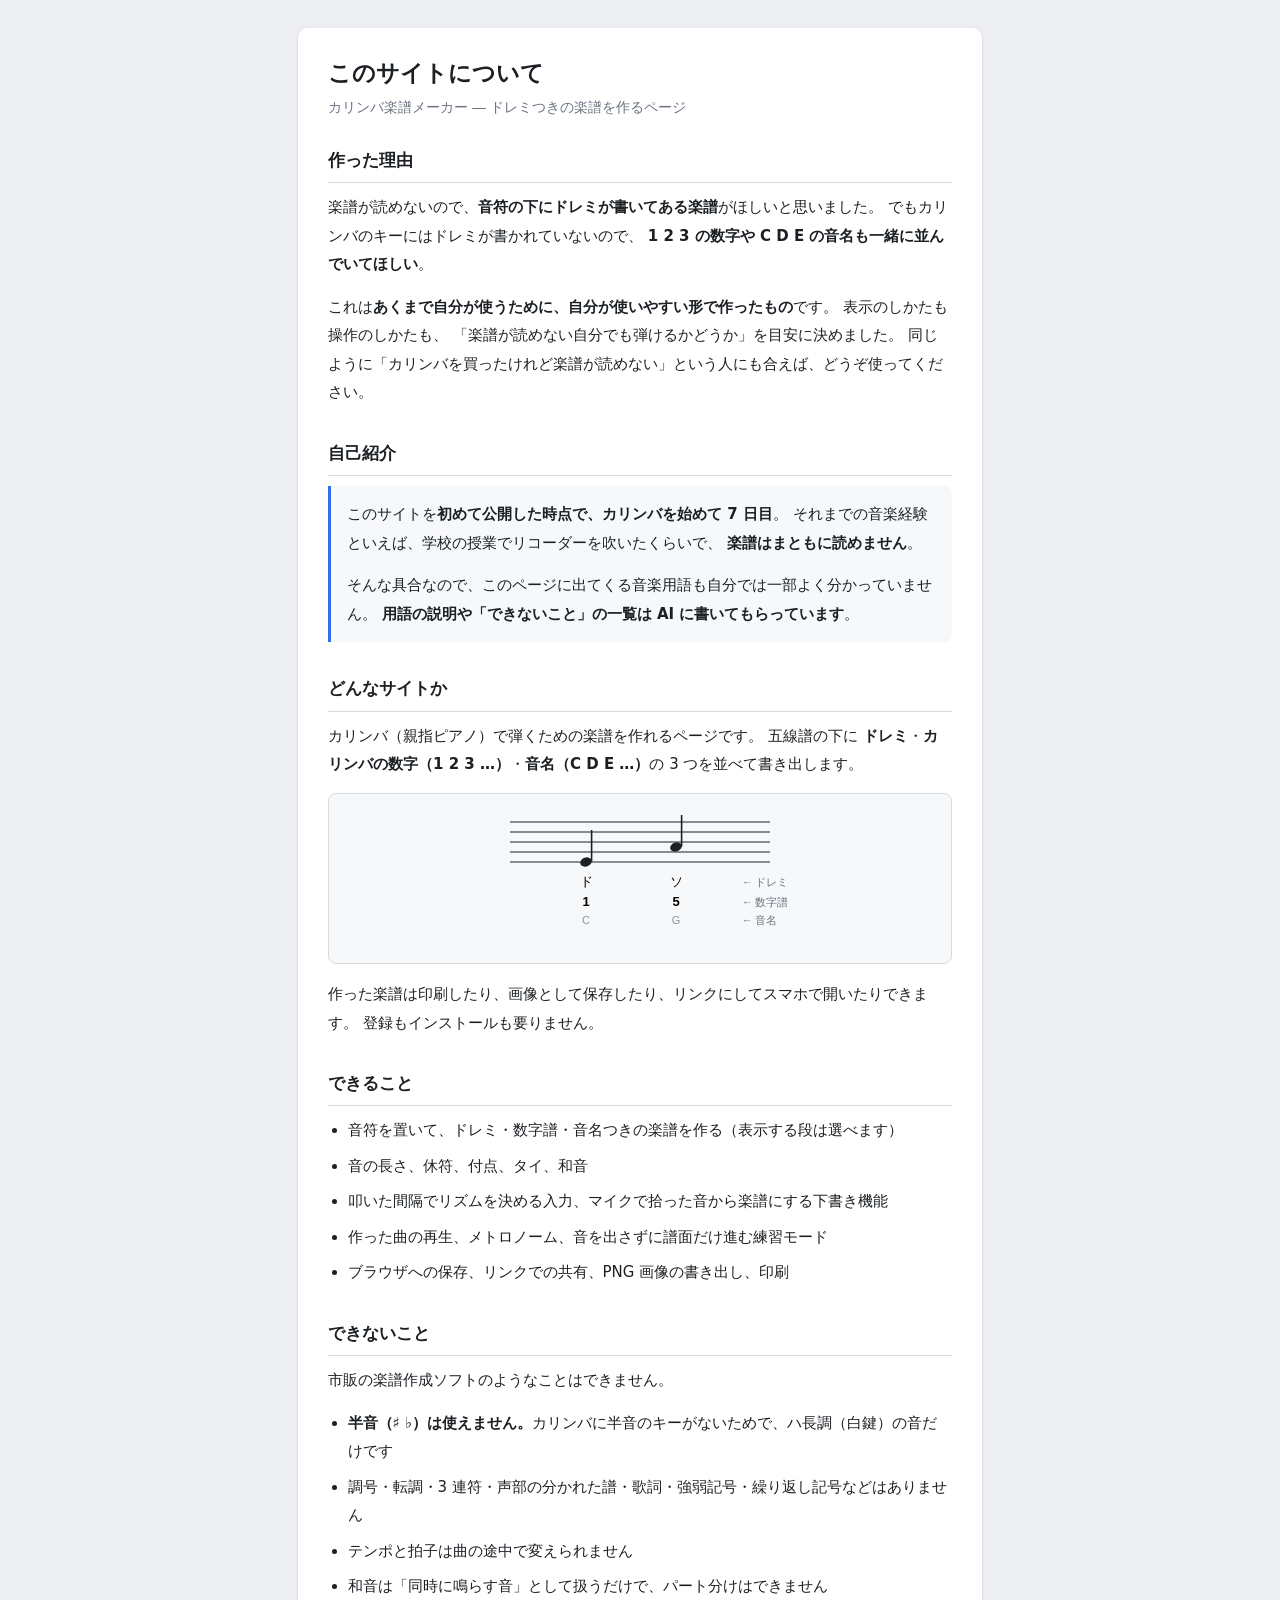
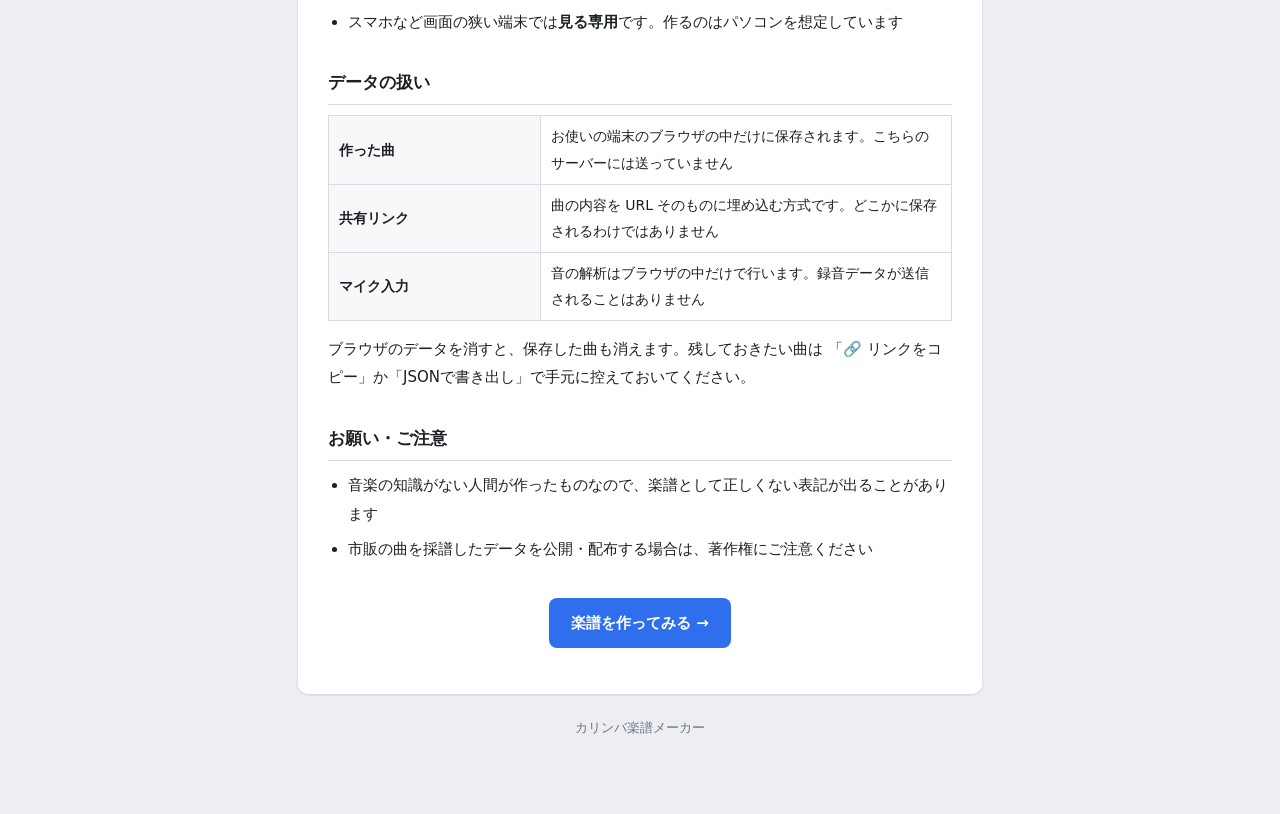
<file: about.html>
<!DOCTYPE html>
<html lang="ja">
<head>
<meta charset="utf-8">
<meta name="viewport" content="width=device-width, initial-scale=1">
<title>このサイトについて｜カリンバ楽譜メーカー</title>
<meta name="description" content="カリンバ用に、ドレミ・数字譜・音名を並べた楽譜を作れる無料のページです。作った理由や、できること・できないことを書いています。">
<style>
  :root{ --bg:#eceef2; --ink:#1c2024; --muted:#6b7280; --line:#d7dae0; --accent:#2f6fed; }
  *{box-sizing:border-box}
  body{margin:0;background:var(--bg);color:var(--ink);
       font:15px/1.9 "Yu Gothic UI","Meiryo","Hiragino Kaku Gothic ProN",system-ui,sans-serif;}
  .wrap{max-width:720px;margin:0 auto;padding:28px 18px 60px}
  .card{background:#fff;border-radius:10px;box-shadow:0 1px 3px rgba(0,0,0,.12);
        padding:28px 30px 32px}
  h1{font-size:23px;margin:0 0 4px;line-height:1.5}
  .lead{color:var(--muted);font-size:13.5px;margin:0 0 24px}
  h2{font-size:17px;margin:30px 0 10px;padding-bottom:6px;border-bottom:1px solid var(--line)}
  h2:first-of-type{margin-top:22px}
  p{margin:0 0 14px}
  ul{margin:0 0 14px;padding-left:1.3em}
  li{margin-bottom:7px}
  .quote{background:#f7f8fa;border-left:3px solid var(--accent);
         padding:14px 16px;border-radius:0 8px 8px 0;margin:0 0 16px}
  .quote p:last-child{margin-bottom:0}
  .aside{font-size:13px;color:var(--muted);background:#f7f8fa;border-radius:8px;padding:11px 14px}
  .fig{background:#f7f8fa;border:1px solid var(--line);border-radius:8px;
       padding:14px;margin:0 0 16px;text-align:center}
  a{color:var(--accent)}
  .cta{display:inline-block;background:var(--accent);color:#fff;text-decoration:none;
       padding:11px 22px;border-radius:8px;font-weight:600;margin-top:6px}
  .cta:hover{filter:brightness(1.08)}
  .foot{text-align:center;margin-top:22px;font-size:12.5px;color:var(--muted)}
  table{border-collapse:collapse;width:100%;margin:0 0 14px;font-size:14px}
  th,td{border:1px solid var(--line);padding:7px 10px;text-align:left}
  th{background:#f7f8fa;font-weight:600;width:34%}
  @media (max-width:620px){
    .wrap{padding:14px 10px 40px}
    .card{padding:20px 16px 24px;border-radius:8px}
    h1{font-size:20px}
    th{width:40%}
  }
</style>
</head>
<body>
<div class="wrap">
  <div class="card">

    <h1>このサイトについて</h1>
    <p class="lead">カリンバ楽譜メーカー ― ドレミつきの楽譜を作るページ</p>

    <h2>作った理由</h2>
    <p>
      楽譜が読めないので、<b>音符の下にドレミが書いてある楽譜</b>がほしいと思いました。
      でもカリンバのキーにはドレミが書かれていないので、
      <b>1 2 3 の数字や C D E の音名も一緒に並んでいてほしい</b>。
    </p>
    <p>
      これは<b>あくまで自分が使うために、自分が使いやすい形で作ったもの</b>です。
      表示のしかたも操作のしかたも、
      「楽譜が読めない自分でも弾けるかどうか」を目安に決めました。
      同じように「カリンバを買ったけれど楽譜が読めない」という人にも合えば、どうぞ使ってください。
    </p>

    <h2>自己紹介</h2>
    <div class="quote">
      <p>
        このサイトを<b>初めて公開した時点で、カリンバを始めて 7 日目</b>。
        それまでの音楽経験といえば、学校の授業でリコーダーを吹いたくらいで、
        <b>楽譜はまともに読めません</b>。
      </p>
      <p>
        そんな具合なので、このページに出てくる音楽用語も自分では一部よく分かっていません。
        <b>用語の説明や「できないこと」の一覧は AI に書いてもらっています</b>。
      </p>
    </div>

    <h2>どんなサイトか</h2>
    <p>
      カリンバ（親指ピアノ）で弾くための楽譜を作れるページです。
      五線譜の下に <b>ドレミ</b>・<b>カリンバの数字（1 2 3 …）</b>・<b>音名（C D E …）</b>の
      3 つを並べて書き出します。
    </p>
    <div class="fig">
      <svg width="300" height="132" viewBox="0 0 300 132" role="img"
           aria-label="音符の下にドレミ・数字・音名が3段で並ぶ例">
        <g stroke="#1c2024" stroke-width="1">
          <line x1="20" y1="14" x2="280" y2="14"/><line x1="20" y1="24" x2="280" y2="24"/>
          <line x1="20" y1="34" x2="280" y2="34"/><line x1="20" y1="44" x2="280" y2="44"/>
          <line x1="20" y1="54" x2="280" y2="54"/>
        </g>
        <ellipse cx="96" cy="54" rx="6" ry="4.4" transform="rotate(-20 96 54)" fill="#1c2024"/>
        <path d="M101.6 53.4 V22" stroke="#1c2024" stroke-width="1.6"/>
        <ellipse cx="186" cy="39" rx="6" ry="4.4" transform="rotate(-20 186 39)" fill="#1c2024"/>
        <path d="M191.6 38.4 V7" stroke="#1c2024" stroke-width="1.6"/>
        <g font-family="sans-serif" text-anchor="middle">
          <text x="96" y="78" font-size="13">ド</text>
          <text x="96" y="98" font-size="13" font-weight="600">1</text>
          <text x="96" y="116" font-size="11" fill="#8a919b">C</text>
          <text x="186" y="78" font-size="13">ソ</text>
          <text x="186" y="98" font-size="13" font-weight="600">5</text>
          <text x="186" y="116" font-size="11" fill="#8a919b">G</text>
          <text x="252" y="78" font-size="10.5" fill="#6b7280" text-anchor="start">← ドレミ</text>
          <text x="252" y="98" font-size="10.5" fill="#6b7280" text-anchor="start">← 数字譜</text>
          <text x="252" y="116" font-size="10.5" fill="#6b7280" text-anchor="start">← 音名</text>
        </g>
      </svg>
    </div>
    <p>
      作った楽譜は印刷したり、画像として保存したり、リンクにしてスマホで開いたりできます。
      登録もインストールも要りません。
    </p>

    <h2>できること</h2>
    <ul>
      <li>音符を置いて、ドレミ・数字譜・音名つきの楽譜を作る（表示する段は選べます）</li>
      <li>音の長さ、休符、付点、タイ、和音</li>
      <li>叩いた間隔でリズムを決める入力、マイクで拾った音から楽譜にする下書き機能</li>
      <li>作った曲の再生、メトロノーム、音を出さずに譜面だけ進む練習モード</li>
      <li>ブラウザへの保存、リンクでの共有、PNG 画像の書き出し、印刷</li>
    </ul>

    <h2>できないこと</h2>
    <p>市販の楽譜作成ソフトのようなことはできません。</p>
    <ul>
      <li><b>半音（♯ ♭）は使えません。</b>カリンバに半音のキーがないためで、ハ長調（白鍵）の音だけです</li>
      <li>調号・転調・3 連符・声部の分かれた譜・歌詞・強弱記号・繰り返し記号などはありません</li>
      <li>テンポと拍子は曲の途中で変えられません</li>
      <li>和音は「同時に鳴らす音」として扱うだけで、パート分けはできません</li>
      <li>スマホなど画面の狭い端末では<b>見る専用</b>です。作るのはパソコンを想定しています</li>
    </ul>

    <h2>データの扱い</h2>
    <table>
      <tr><th>作った曲</th><td>お使いの端末のブラウザの中だけに保存されます。こちらのサーバーには送っていません</td></tr>
      <tr><th>共有リンク</th><td>曲の内容を URL そのものに埋め込む方式です。どこかに保存されるわけではありません</td></tr>
      <tr><th>マイク入力</th><td>音の解析はブラウザの中だけで行います。録音データが送信されることはありません</td></tr>
    </table>
    <p>
      ブラウザのデータを消すと、保存した曲も消えます。残しておきたい曲は
      「🔗 リンクをコピー」か「JSONで書き出し」で手元に控えておいてください。
    </p>

    <h2>お願い・ご注意</h2>
    <ul>
      <li>音楽の知識がない人間が作ったものなので、楽譜として正しくない表記が出ることがあります</li>
      <li>市販の曲を採譜したデータを公開・配布する場合は、著作権にご注意ください</li>
    </ul>

    <!-- 連絡先（X のアカウントやメールなど）を載せたい場合は、この下に書いてください。
         例: <p>ご連絡は <a href="https://x.com/xxxx">@xxxx</a> まで。</p> -->

    <p style="text-align:center;margin-top:28px">
      <a class="cta" href="./">楽譜を作ってみる →</a>
    </p>

  </div>
  <p class="foot">カリンバ楽譜メーカー</p>
</div>
</body>
</html>
</file>
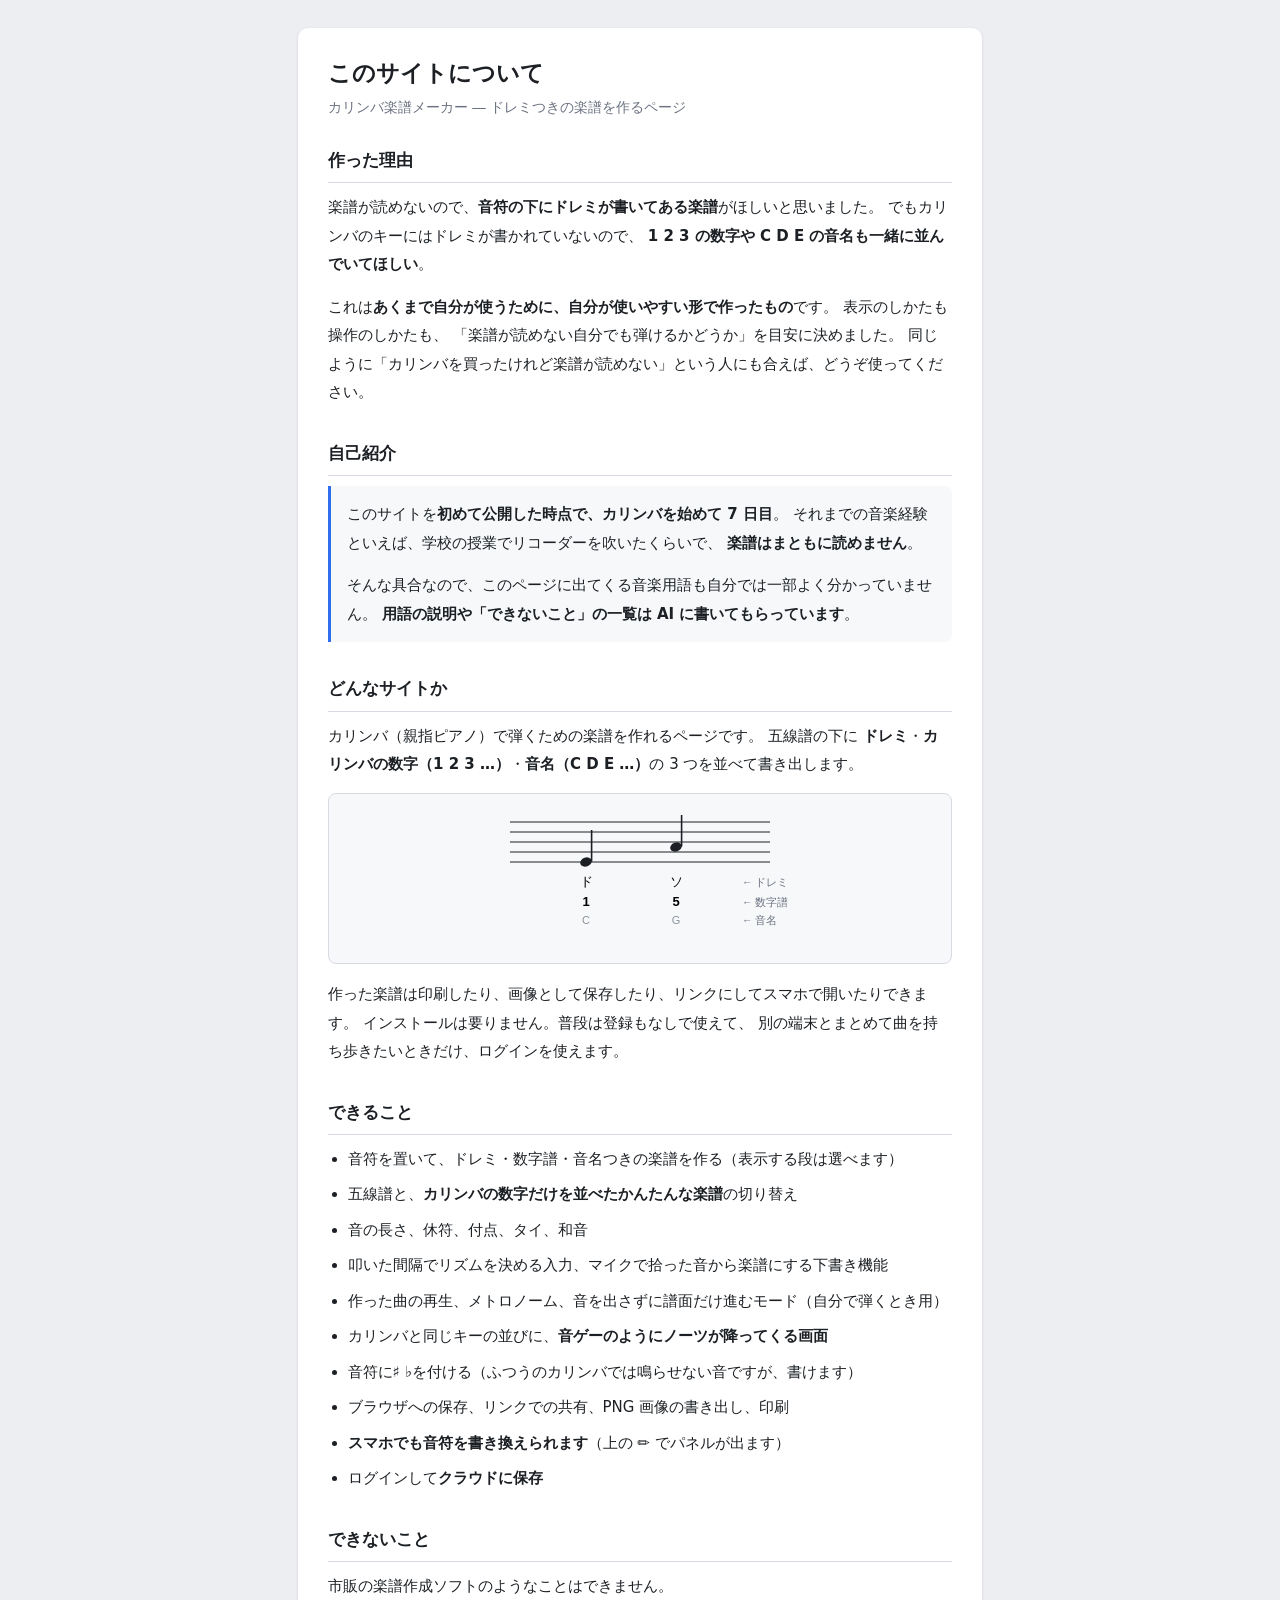
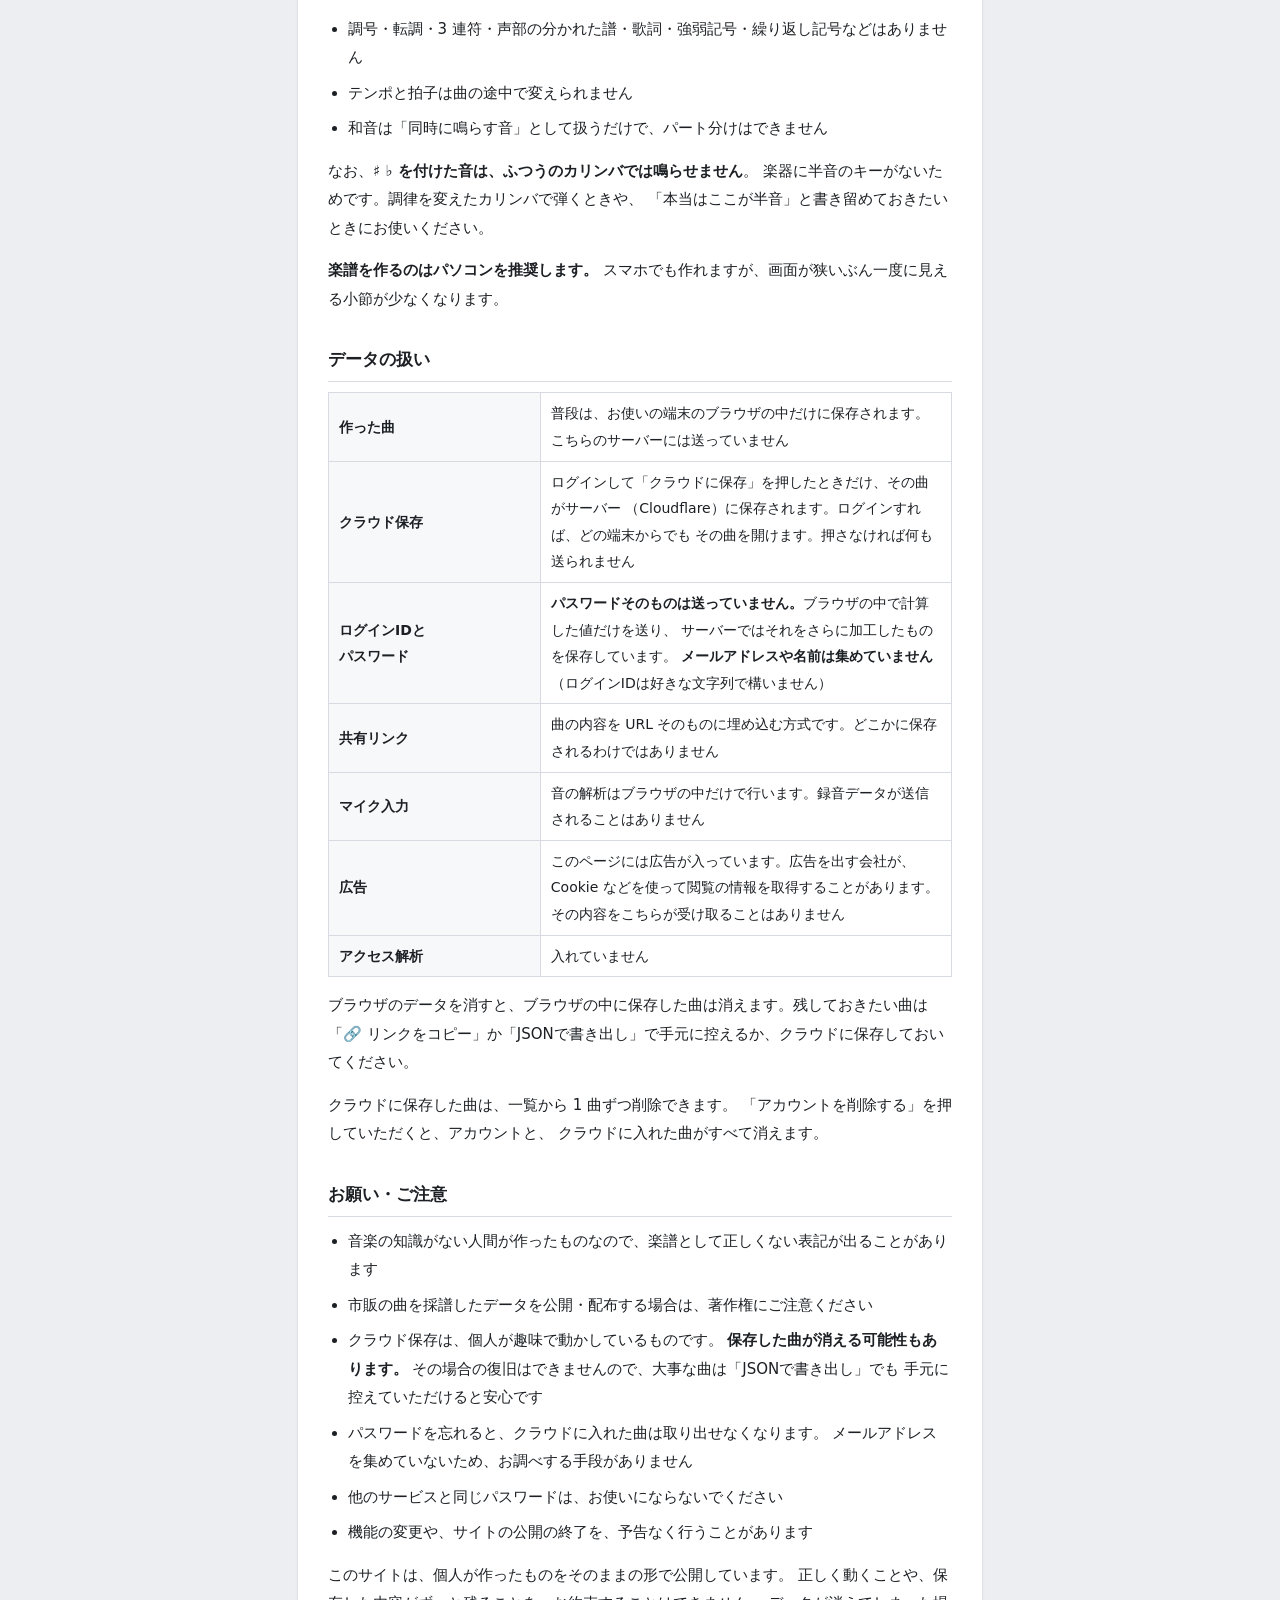
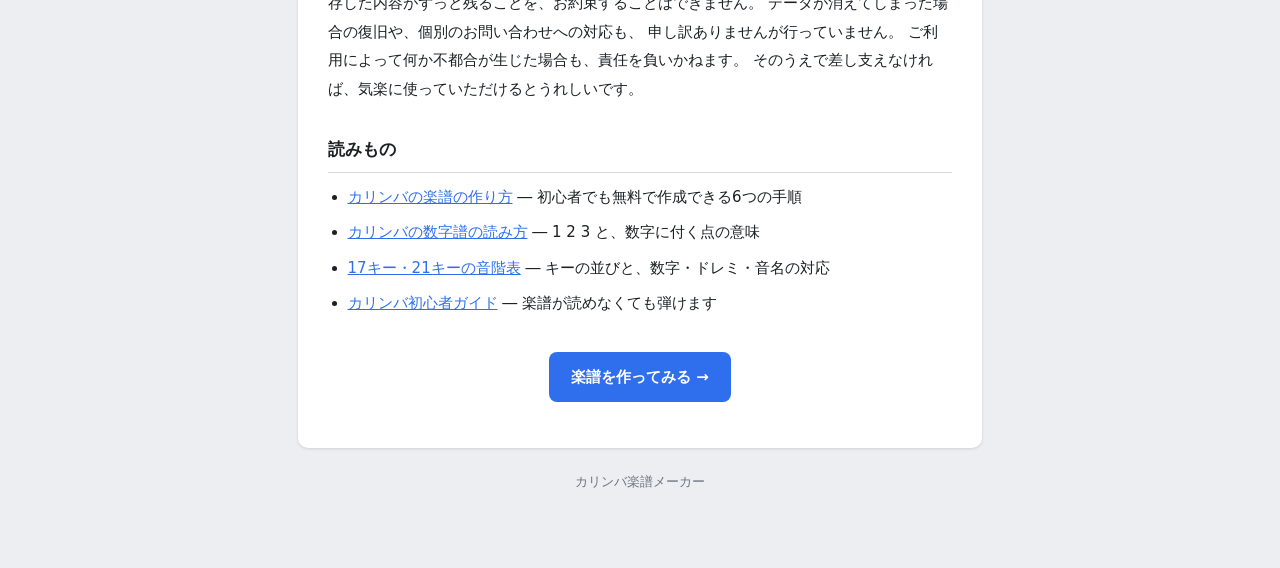
<file: public/about.html>
<!DOCTYPE html>
<html lang="ja">
<head>
<meta charset="utf-8">
<meta name="viewport" content="width=device-width, initial-scale=1">
<title>このサイトについて｜カリンバ楽譜メーカー</title>
<meta name="description" content="カリンバ用に、ドレミ・数字譜・音名を並べた楽譜を作れる無料のページです。作った理由や、できること・できないことを書いています。">
<!-- /about.html は Cloudflare の既定で /about へ転送されるので、正規の URL はそちら -->
<meta name="theme-color" content="#2f6fed">
<link rel="icon" href="/favicon.ico" sizes="any">
<link rel="apple-touch-icon" href="/apple-touch-icon.png">
<link rel="manifest" href="/site.webmanifest">
<link rel="canonical" href="/about">
<meta property="og:type" content="article">
<meta property="og:site_name" content="カリンバ楽譜メーカー">
<meta property="og:locale" content="ja_JP">
<meta property="og:url" content="https://kalimba-score.hinauzer.workers.dev/about">
<meta property="og:title" content="このサイトについて｜カリンバ楽譜メーカー">
<meta property="og:description" content="カリンバ用に、ドレミ・数字譜・音名を並べた楽譜を作れる無料のページです。作った理由や、できること・できないことを書いています。">
<meta property="og:image" content="https://kalimba-score.hinauzer.workers.dev/og.png">
<meta property="og:image:width" content="1200">
<meta property="og:image:height" content="630">
<meta property="og:image:alt" content="カリンバ楽譜メーカー。音符の下にドレミ・数字譜・音名が並んだ楽譜の見本">
<meta name="twitter:card" content="summary_large_image">
<style>
  :root{ --bg:#eceef2; --ink:#1c2024; --muted:#6b7280; --line:#d7dae0; --accent:#2f6fed; }
  *{box-sizing:border-box}
  body{margin:0;background:var(--bg);color:var(--ink);
       font:15px/1.9 "Yu Gothic UI","Meiryo","Hiragino Kaku Gothic ProN",system-ui,sans-serif;}
  .wrap{max-width:720px;margin:0 auto;padding:28px 18px 60px}
  .card{background:#fff;border-radius:10px;box-shadow:0 1px 3px rgba(0,0,0,.12);
        padding:28px 30px 32px}
  h1{font-size:23px;margin:0 0 4px;line-height:1.5}
  .lead{color:var(--muted);font-size:13.5px;margin:0 0 24px}
  h2{font-size:17px;margin:30px 0 10px;padding-bottom:6px;border-bottom:1px solid var(--line)}
  h2:first-of-type{margin-top:22px}
  p{margin:0 0 14px}
  ul{margin:0 0 14px;padding-left:1.3em}
  li{margin-bottom:7px}
  .quote{background:#f7f8fa;border-left:3px solid var(--accent);
         padding:14px 16px;border-radius:0 8px 8px 0;margin:0 0 16px}
  .quote p:last-child{margin-bottom:0}
  .aside{font-size:13px;color:var(--muted);background:#f7f8fa;border-radius:8px;padding:11px 14px}
  .fig{background:#f7f8fa;border:1px solid var(--line);border-radius:8px;
       padding:14px;margin:0 0 16px;text-align:center}
  a{color:var(--accent)}
  .cta{display:inline-block;background:var(--accent);color:#fff;text-decoration:none;
       padding:11px 22px;border-radius:8px;font-weight:600;margin-top:6px}
  .cta:hover{filter:brightness(1.08)}
  .foot{text-align:center;margin-top:22px;font-size:12.5px;color:var(--muted)}
  table{border-collapse:collapse;width:100%;margin:0 0 14px;font-size:14px}
  th,td{border:1px solid var(--line);padding:7px 10px;text-align:left}
  th{background:#f7f8fa;font-weight:600;width:34%}
  @media (max-width:620px){
    .wrap{padding:14px 10px 40px}
    .card{padding:20px 16px 24px;border-radius:8px}
    h1{font-size:20px}
    th{width:40%}
  }
</style>
</head>
<body>
<div class="wrap">
  <div class="card">

    <h1>このサイトについて</h1>
    <p class="lead">カリンバ楽譜メーカー ― ドレミつきの楽譜を作るページ</p>

    <h2>作った理由</h2>
    <p>
      楽譜が読めないので、<b>音符の下にドレミが書いてある楽譜</b>がほしいと思いました。
      でもカリンバのキーにはドレミが書かれていないので、
      <b>1 2 3 の数字や C D E の音名も一緒に並んでいてほしい</b>。
    </p>
    <p>
      これは<b>あくまで自分が使うために、自分が使いやすい形で作ったもの</b>です。
      表示のしかたも操作のしかたも、
      「楽譜が読めない自分でも弾けるかどうか」を目安に決めました。
      同じように「カリンバを買ったけれど楽譜が読めない」という人にも合えば、どうぞ使ってください。
    </p>

    <h2>自己紹介</h2>
    <div class="quote">
      <p>
        このサイトを<b>初めて公開した時点で、カリンバを始めて 7 日目</b>。
        それまでの音楽経験といえば、学校の授業でリコーダーを吹いたくらいで、
        <b>楽譜はまともに読めません</b>。
      </p>
      <p>
        そんな具合なので、このページに出てくる音楽用語も自分では一部よく分かっていません。
        <b>用語の説明や「できないこと」の一覧は AI に書いてもらっています</b>。
      </p>
    </div>

    <h2>どんなサイトか</h2>
    <p>
      カリンバ（親指ピアノ）で弾くための楽譜を作れるページです。
      五線譜の下に <b>ドレミ</b>・<b>カリンバの数字（1 2 3 …）</b>・<b>音名（C D E …）</b>の
      3 つを並べて書き出します。
    </p>
    <div class="fig">
      <svg width="300" height="132" viewBox="0 0 300 132" role="img"
           aria-label="音符の下にドレミ・数字・音名が3段で並ぶ例">
        <g stroke="#1c2024" stroke-width="1">
          <line x1="20" y1="14" x2="280" y2="14"/><line x1="20" y1="24" x2="280" y2="24"/>
          <line x1="20" y1="34" x2="280" y2="34"/><line x1="20" y1="44" x2="280" y2="44"/>
          <line x1="20" y1="54" x2="280" y2="54"/>
        </g>
        <ellipse cx="96" cy="54" rx="6" ry="4.4" transform="rotate(-20 96 54)" fill="#1c2024"/>
        <path d="M101.6 53.4 V22" stroke="#1c2024" stroke-width="1.6"/>
        <ellipse cx="186" cy="39" rx="6" ry="4.4" transform="rotate(-20 186 39)" fill="#1c2024"/>
        <path d="M191.6 38.4 V7" stroke="#1c2024" stroke-width="1.6"/>
        <g font-family="sans-serif" text-anchor="middle">
          <text x="96" y="78" font-size="13">ド</text>
          <text x="96" y="98" font-size="13" font-weight="600">1</text>
          <text x="96" y="116" font-size="11" fill="#8a919b">C</text>
          <text x="186" y="78" font-size="13">ソ</text>
          <text x="186" y="98" font-size="13" font-weight="600">5</text>
          <text x="186" y="116" font-size="11" fill="#8a919b">G</text>
          <text x="252" y="78" font-size="10.5" fill="#6b7280" text-anchor="start">← ドレミ</text>
          <text x="252" y="98" font-size="10.5" fill="#6b7280" text-anchor="start">← 数字譜</text>
          <text x="252" y="116" font-size="10.5" fill="#6b7280" text-anchor="start">← 音名</text>
        </g>
      </svg>
    </div>
    <p>
      作った楽譜は印刷したり、画像として保存したり、リンクにしてスマホで開いたりできます。
      インストールは要りません。普段は登録もなしで使えて、
      別の端末とまとめて曲を持ち歩きたいときだけ、ログインを使えます。
    </p>

    <h2>できること</h2>
    <ul>
      <li>音符を置いて、ドレミ・数字譜・音名つきの楽譜を作る（表示する段は選べます）</li>
      <li>五線譜と、<b>カリンバの数字だけを並べたかんたんな楽譜</b>の切り替え</li>
      <li>音の長さ、休符、付点、タイ、和音</li>
      <li>叩いた間隔でリズムを決める入力、マイクで拾った音から楽譜にする下書き機能</li>
      <li>作った曲の再生、メトロノーム、音を出さずに譜面だけ進むモード（自分で弾くとき用）</li>
      <li>カリンバと同じキーの並びに、<b>音ゲーのようにノーツが降ってくる画面</b></li>
      <li>音符に<b>♯ ♭</b>を付ける（ふつうのカリンバでは鳴らせない音ですが、書けます）</li>
      <li>ブラウザへの保存、リンクでの共有、PNG 画像の書き出し、印刷</li>
      <li><b>スマホでも音符を書き換えられます</b>（上の ✏️ でパネルが出ます）</li>
      <li>ログインして<b>クラウドに保存</b></li>
    </ul>

    <h2>できないこと</h2>
    <p>市販の楽譜作成ソフトのようなことはできません。</p>
    <ul>
      <li>調号・転調・3 連符・声部の分かれた譜・歌詞・強弱記号・繰り返し記号などはありません</li>
      <li>テンポと拍子は曲の途中で変えられません</li>
      <li>和音は「同時に鳴らす音」として扱うだけで、パート分けはできません</li>
    </ul>
    <p>
      なお、<b>♯ ♭ を付けた音は、ふつうのカリンバでは鳴らせません</b>。
      楽器に半音のキーがないためです。調律を変えたカリンバで弾くときや、
      「本当はここが半音」と書き留めておきたいときにお使いください。
    </p>
    <p>
      <b>楽譜を作るのはパソコンを推奨します。</b>
      スマホでも作れますが、画面が狭いぶん一度に見える小節が少なくなります。
    </p>

    <h2>データの扱い</h2>
    <table>
      <tr><th>作った曲</th>
          <td>普段は、お使いの端末のブラウザの中だけに保存されます。
              こちらのサーバーには送っていません</td></tr>
      <tr><th>クラウド保存</th>
          <td>ログインして「クラウドに保存」を押したときだけ、その曲がサーバー
              （Cloudflare）に保存されます。ログインすれば、どの端末からでも
              その曲を開けます。押さなければ何も送られません</td></tr>
      <tr><th>ログインIDと<br>パスワード</th>
          <td><b>パスワードそのものは送っていません。</b>ブラウザの中で計算した値だけを送り、
              サーバーではそれをさらに加工したものを保存しています。
              <b>メールアドレスや名前は集めていません</b>（ログインIDは好きな文字列で構いません）</td></tr>
      <tr><th>共有リンク</th>
          <td>曲の内容を URL そのものに埋め込む方式です。どこかに保存されるわけではありません</td></tr>
      <tr><th>マイク入力</th>
          <td>音の解析はブラウザの中だけで行います。録音データが送信されることはありません</td></tr>
      <tr><th>広告</th>
          <td>このページには広告が入っています。広告を出す会社が、
              Cookie などを使って閲覧の情報を取得することがあります。
              その内容をこちらが受け取ることはありません</td></tr>
      <tr><th>アクセス解析</th>
          <td>入れていません</td></tr>
    </table>
    <p>
      ブラウザのデータを消すと、ブラウザの中に保存した曲は消えます。残しておきたい曲は
      「🔗 リンクをコピー」か「JSONで書き出し」で手元に控えるか、クラウドに保存しておいてください。
    </p>
    <p>
      クラウドに保存した曲は、一覧から 1 曲ずつ削除できます。
      「アカウントを削除する」を押していただくと、アカウントと、
      クラウドに入れた曲がすべて消えます。
    </p>

    <h2>お願い・ご注意</h2>
    <ul>
      <li>音楽の知識がない人間が作ったものなので、楽譜として正しくない表記が出ることがあります</li>
      <li>市販の曲を採譜したデータを公開・配布する場合は、著作権にご注意ください</li>
      <li>クラウド保存は、個人が趣味で動かしているものです。
          <b>保存した曲が消える可能性もあります。</b>
          その場合の復旧はできませんので、大事な曲は「JSONで書き出し」でも
          手元に控えていただけると安心です</li>
      <li>パスワードを忘れると、クラウドに入れた曲は取り出せなくなります。
          メールアドレスを集めていないため、お調べする手段がありません</li>
      <li>他のサービスと同じパスワードは、お使いにならないでください</li>
      <li>機能の変更や、サイトの公開の終了を、予告なく行うことがあります</li>
    </ul>

    <p>
      このサイトは、個人が作ったものをそのままの形で公開しています。
      正しく動くことや、保存した内容がずっと残ることを、お約束することはできません。
      データが消えてしまった場合の復旧や、個別のお問い合わせへの対応も、
      申し訳ありませんが行っていません。
      ご利用によって何か不都合が生じた場合も、責任を負いかねます。
      そのうえで差し支えなければ、気楽に使っていただけるとうれしいです。
    </p>

    <!-- 連絡先（X のアカウントやメールなど）を載せたい場合は、この下に書いてください。
         例: <p>ご連絡は <a href="https://x.com/xxxx">@xxxx</a> まで。</p> -->

    <h2>読みもの</h2>
    <ul>
      <li><a href="/guide/tsukurikata">カリンバの楽譜の作り方</a>
          ― 初心者でも無料で作成できる6つの手順</li>
      <li><a href="/guide/suujifu">カリンバの数字譜の読み方</a>
          ― 1 2 3 と、数字に付く点の意味</li>
      <li><a href="/guide/17key">17キー・21キーの音階表</a>
          ― キーの並びと、数字・ドレミ・音名の対応</li>
      <li><a href="/guide/beginner">カリンバ初心者ガイド</a>
          ― 楽譜が読めなくても弾けます</li>
    </ul>

    <p style="text-align:center;margin-top:28px">
      <a class="cta" href="./">楽譜を作ってみる →</a>
    </p>

  </div>
  <p class="foot">カリンバ楽譜メーカー</p>
</div>
</body>
</html>
</file>
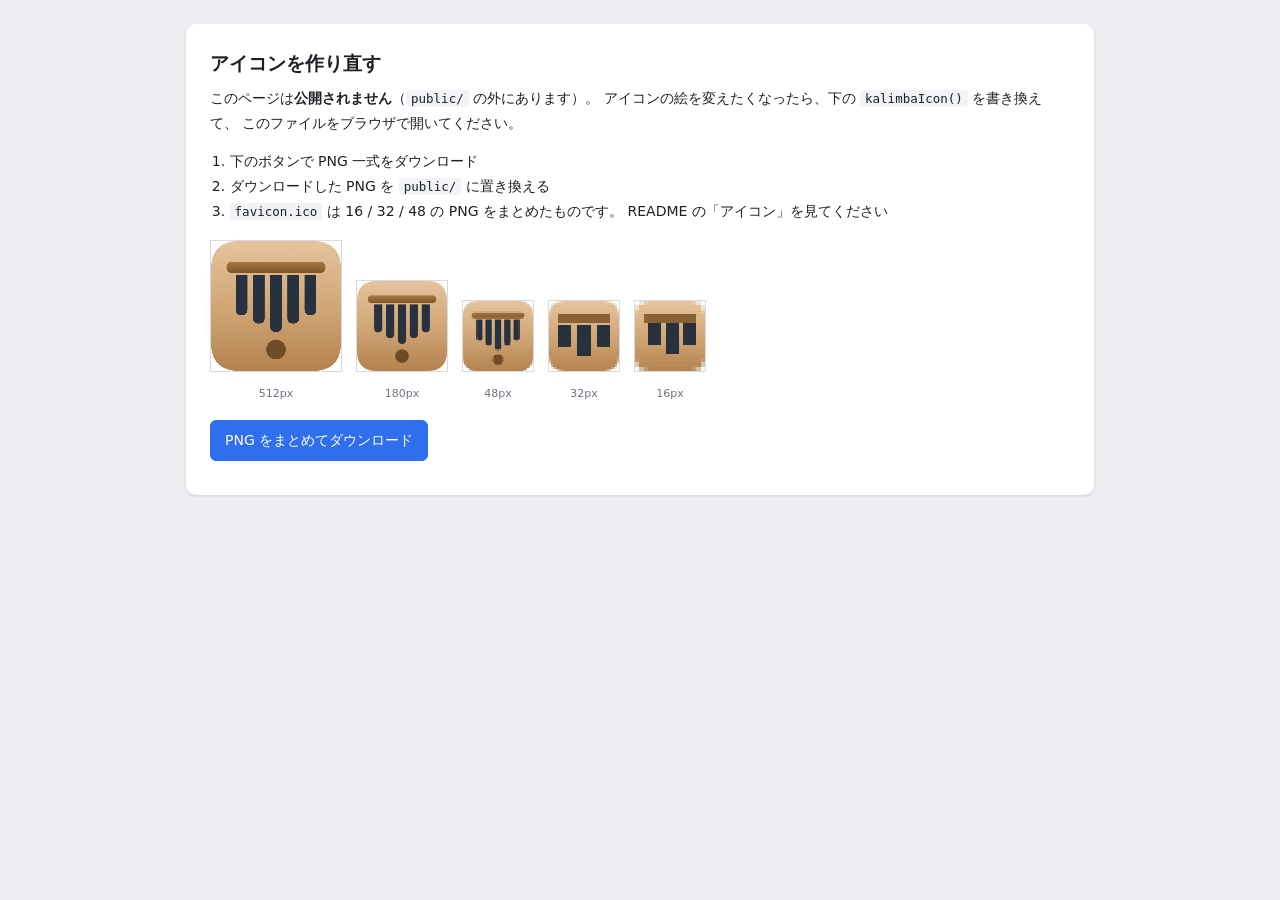
<file: tools/icon.html>
<!DOCTYPE html>
<html lang="ja">
<head>
<meta charset="utf-8">
<title>アイコンを作り直す｜カリンバ楽譜メーカー</title>
<style>
  body{margin:0;padding:24px;background:#eceef2;color:#1c2024;
       font:14px/1.8 "Yu Gothic UI","Meiryo",system-ui,sans-serif}
  .card{background:#fff;border-radius:10px;padding:22px 24px;max-width:860px;margin:0 auto;
        box-shadow:0 1px 3px rgba(0,0,0,.12)}
  h1{font-size:19px;margin:0 0 6px}
  p{margin:0 0 12px}
  .row{display:flex;gap:14px;align-items:flex-end;flex-wrap:wrap;margin:16px 0}
  .row div{text-align:center}
  canvas{border:1px solid #d7dae0;background:#fff}
  .px{image-rendering:pixelated}
  .cap{font-size:11px;color:#6b7280;margin-top:4px}
  button{font:inherit;padding:7px 14px;border:1px solid #2f6fed;border-radius:6px;
         background:#2f6fed;color:#fff;cursor:pointer}
  code{background:#f1f3f7;padding:1px 5px;border-radius:4px;font-size:12.5px}
  ol{margin:0 0 12px;padding-left:1.4em}
</style>
</head>
<body>
<div class="card">
  <h1>アイコンを作り直す</h1>
  <p>
    このページは<b>公開されません</b>（<code>public/</code> の外にあります）。
    アイコンの絵を変えたくなったら、下の <code>kalimbaIcon()</code> を書き換えて、
    このファイルをブラウザで開いてください。
  </p>
  <ol>
    <li>下のボタンで PNG 一式をダウンロード</li>
    <li>ダウンロードした PNG を <code>public/</code> に置き換える</li>
    <li><code>favicon.ico</code> は 16 / 32 / 48 の PNG をまとめたものです。
        README の「アイコン」を見てください</li>
  </ol>
  <div class="row" id="preview"></div>
  <p><button id="dl">PNG をまとめてダウンロード</button></p>
</div>

<script>
function rr(c, x, y, w, h, r) {
  const a = Array.isArray(r) ? r : [r, r, r, r];
  const m = Math.min(w, h) / 2;
  const q = a.map(v => Math.max(0, Math.min(v, m)));
  c.beginPath(); c.moveTo(x + q[0], y);
  c.lineTo(x + w - q[1], y); c.quadraticCurveTo(x + w, y, x + w, y + q[1]);
  c.lineTo(x + w, y + h - q[2]); c.quadraticCurveTo(x + w, y + h, x + w - q[2], y + h);
  c.lineTo(x + q[3], y + h); c.quadraticCurveTo(x, y + h, x, y + h - q[3]);
  c.lineTo(x, y + q[0]); c.quadraticCurveTo(x, y, x + q[0], y); c.closePath();
}

/* カリンバのアイコン。
   キーは上のブリッジから下へ伸び（中央がいちばん長い）、サウンドホールは下。
   16〜32px では、丸みと穴を省いてキーを3本にし、ピクセルの位置に合わせて描く。
   こうしないとタブの大きさで形が潰れる。 */
function kalimbaIcon(c, S) {
  const g = c.createLinearGradient(0, 0, 0, S);
  g.addColorStop(0, '#e5c49d'); g.addColorStop(0.55, '#d0a473'); g.addColorStop(1, '#b3824f');
  c.fillStyle = g; rr(c, 0, 0, S, S, S * 0.22); c.fill();

  if (S <= 32) {
    const w   = Math.max(2, Math.round(S * 0.18));
    const gap = Math.max(1, Math.round(S * 0.08));
    const x0  = Math.round((S - (w * 3 + gap * 2)) / 2);
    const top = Math.round(S * 0.34);
    c.fillStyle = '#28323f';
    [0.30, 0.44, 0.30].forEach((hr, i) => {
      c.fillRect(x0 + i * (w + gap), top, w, Math.round(hr * S));
    });
    c.fillStyle = '#8a6135';
    c.fillRect(Math.round(S * 0.12), Math.round(S * 0.18), Math.round(S * 0.76),
               Math.max(2, Math.round(S * 0.14)));
    return;
  }

  const n = 5, span = 0.62, gap = 0.042, maxH = 0.44, step = 0.065, top = 0.26;
  const w = (span * S - gap * S * (n - 1)) / n;
  const x0 = S * 0.5 - span * S / 2, mid = (n - 1) / 2;
  c.fillStyle = '#28323f';
  for (let i = 0; i < n; i++) {
    const h = (maxH - Math.abs(i - mid) * step) * S;
    rr(c, x0 + i * (w + gap * S), top * S, w, h, [0, 0, w / 2, w / 2]); c.fill();
  }
  const bg = c.createLinearGradient(0, S * 0.16, 0, S * 0.245);
  bg.addColorStop(0, '#a8783f'); bg.addColorStop(1, '#7d5628');
  c.fillStyle = bg; rr(c, S * 0.12, S * 0.16, S * 0.76, S * 0.085, S * 0.042); c.fill();
  c.beginPath(); c.arc(S * 0.5, S * 0.835, S * 0.075, 0, Math.PI * 2);
  c.fillStyle = '#6d4b27'; c.fill();
}

/* ホーム画面用。OS が丸く切り抜くので、角まで木で埋めて絵は中央 70% に収める */
function kalimbaMaskable(c, S) {
  const g = c.createLinearGradient(0, 0, 0, S);
  g.addColorStop(0, '#e5c49d'); g.addColorStop(0.55, '#d0a473'); g.addColorStop(1, '#b3824f');
  c.fillStyle = g; c.fillRect(0, 0, S, S);
  const inner = Math.round(S * 0.70), off = Math.round((S - inner) / 2);
  const t = document.createElement('canvas'); t.width = t.height = inner;
  kalimbaIcon(t.getContext('2d'), inner);
  c.drawImage(t, off, off);
}

const FILES = [
  { name: 'icon-512.png',          size: 512, fn: kalimbaIcon },
  { name: 'icon-192.png',          size: 192, fn: kalimbaIcon },
  { name: 'apple-touch-icon.png',  size: 180, fn: kalimbaIcon },
  { name: 'favicon-48.png',        size: 48,  fn: kalimbaIcon },
  { name: 'favicon-32.png',        size: 32,  fn: kalimbaIcon },
  { name: 'favicon-16.png',        size: 16,  fn: kalimbaIcon },
  { name: 'icon-maskable-512.png', size: 512, fn: kalimbaMaskable }
];

const host = document.getElementById('preview');
[[512, 130], [180, 90], [48, 70], [32, 70], [16, 70]].forEach(([S, disp]) => {
  const box = document.createElement('div');
  const cv = document.createElement('canvas');
  cv.width = cv.height = S;
  kalimbaIcon(cv.getContext('2d'), S);
  cv.style.width = cv.style.height = disp + 'px';
  if (S < 64) cv.className = 'px';
  const cap = document.createElement('div');
  cap.className = 'cap'; cap.textContent = S + 'px';
  box.appendChild(cv); box.appendChild(cap); host.appendChild(box);
});

document.getElementById('dl').addEventListener('click', () => {
  FILES.forEach((f, i) => {
    const cv = document.createElement('canvas');
    cv.width = cv.height = f.size;
    f.fn(cv.getContext('2d'), f.size);
    cv.toBlob(b => {
      const a = document.createElement('a');
      a.href = URL.createObjectURL(b);
      a.download = f.name;
      /* まとめて押すとブラウザに止められることがあるので少しずらす */
      setTimeout(() => { a.click(); URL.revokeObjectURL(a.href); }, i * 250);
    }, 'image/png');
  });
});
</script>
</body>
</html>
</file>
